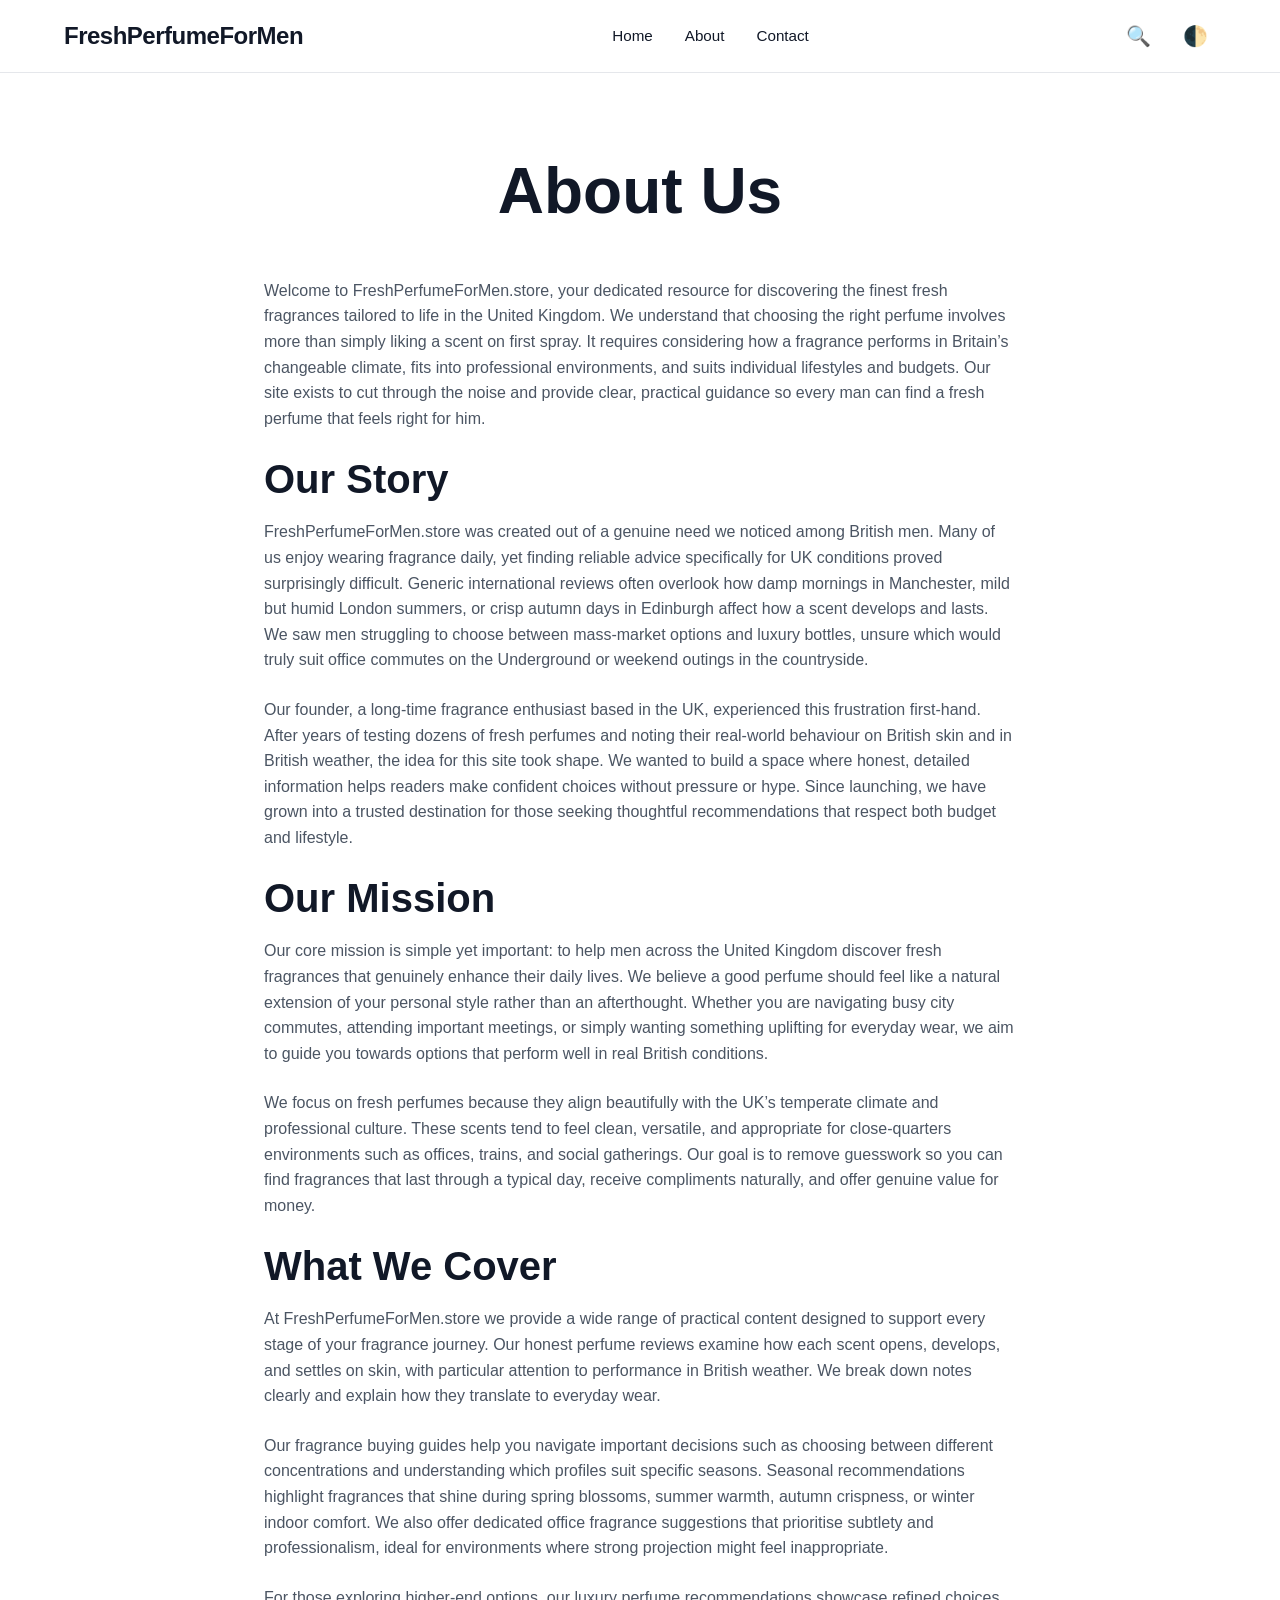
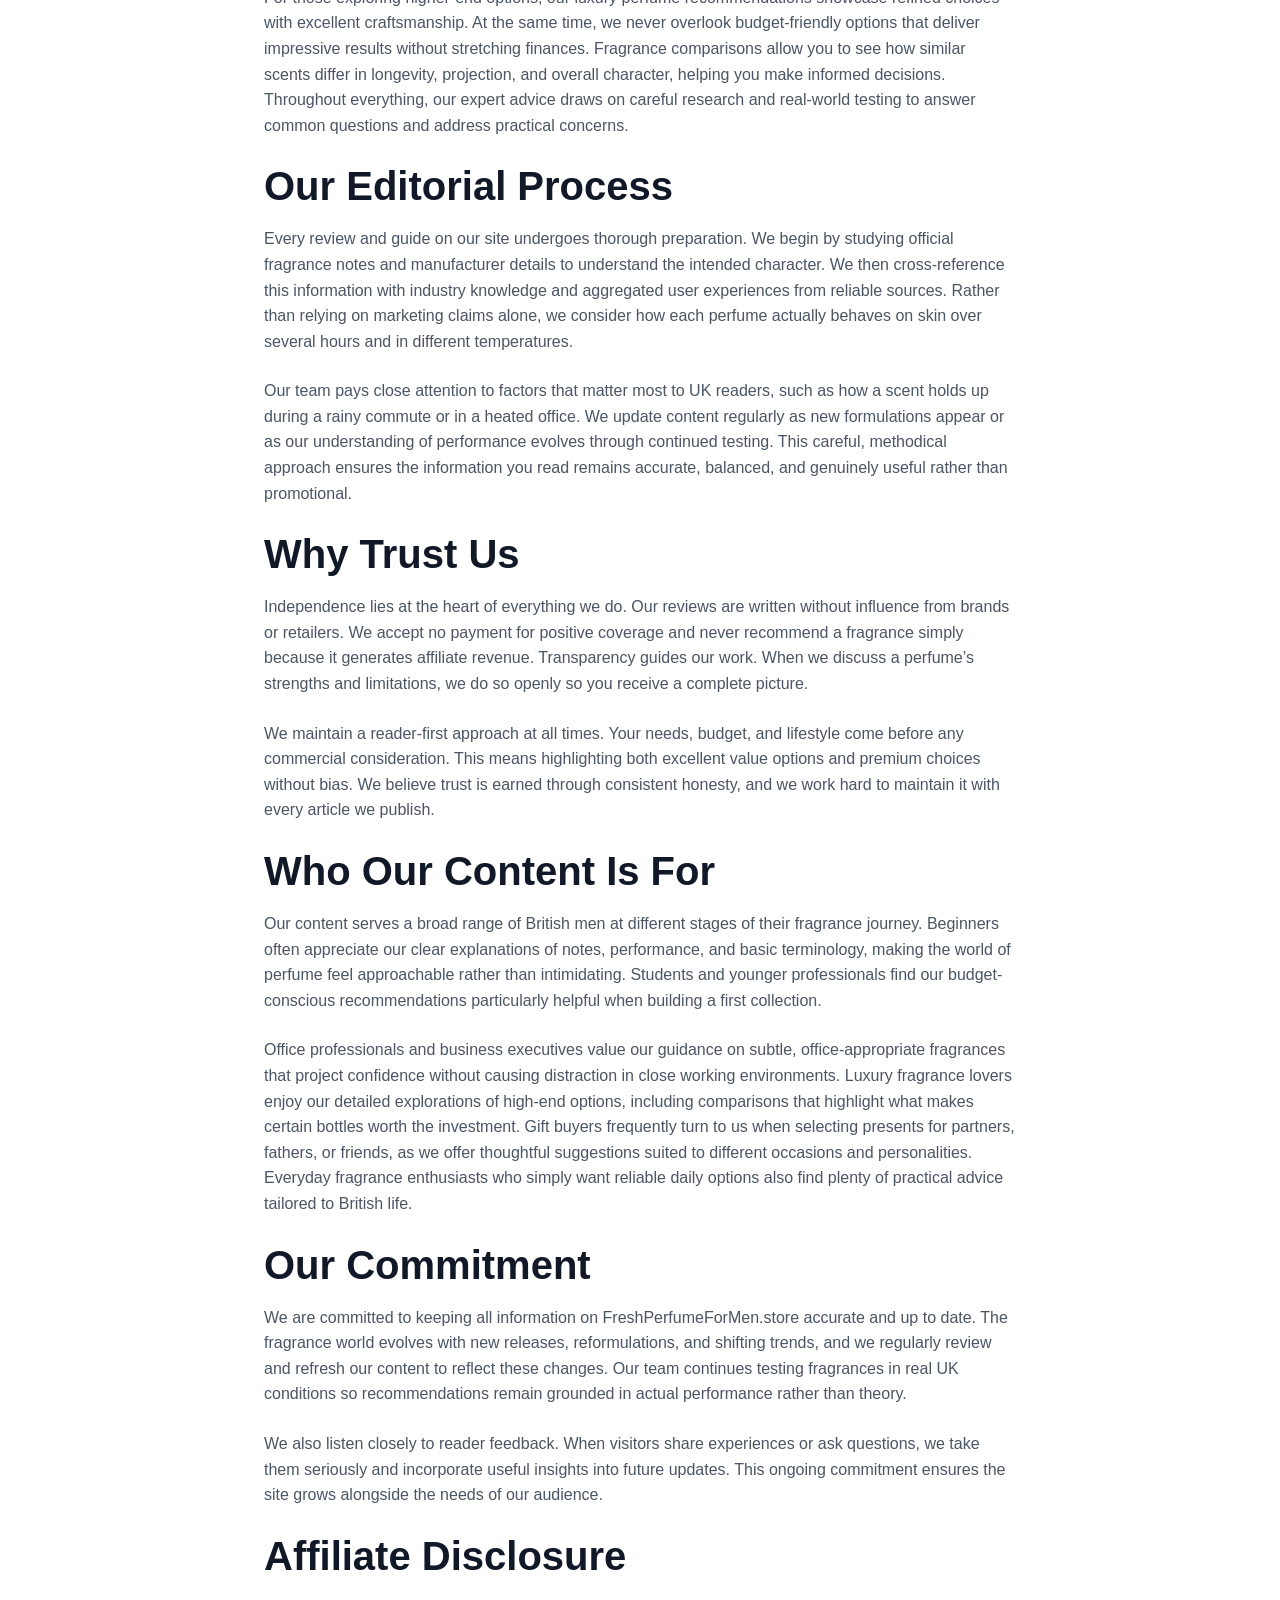
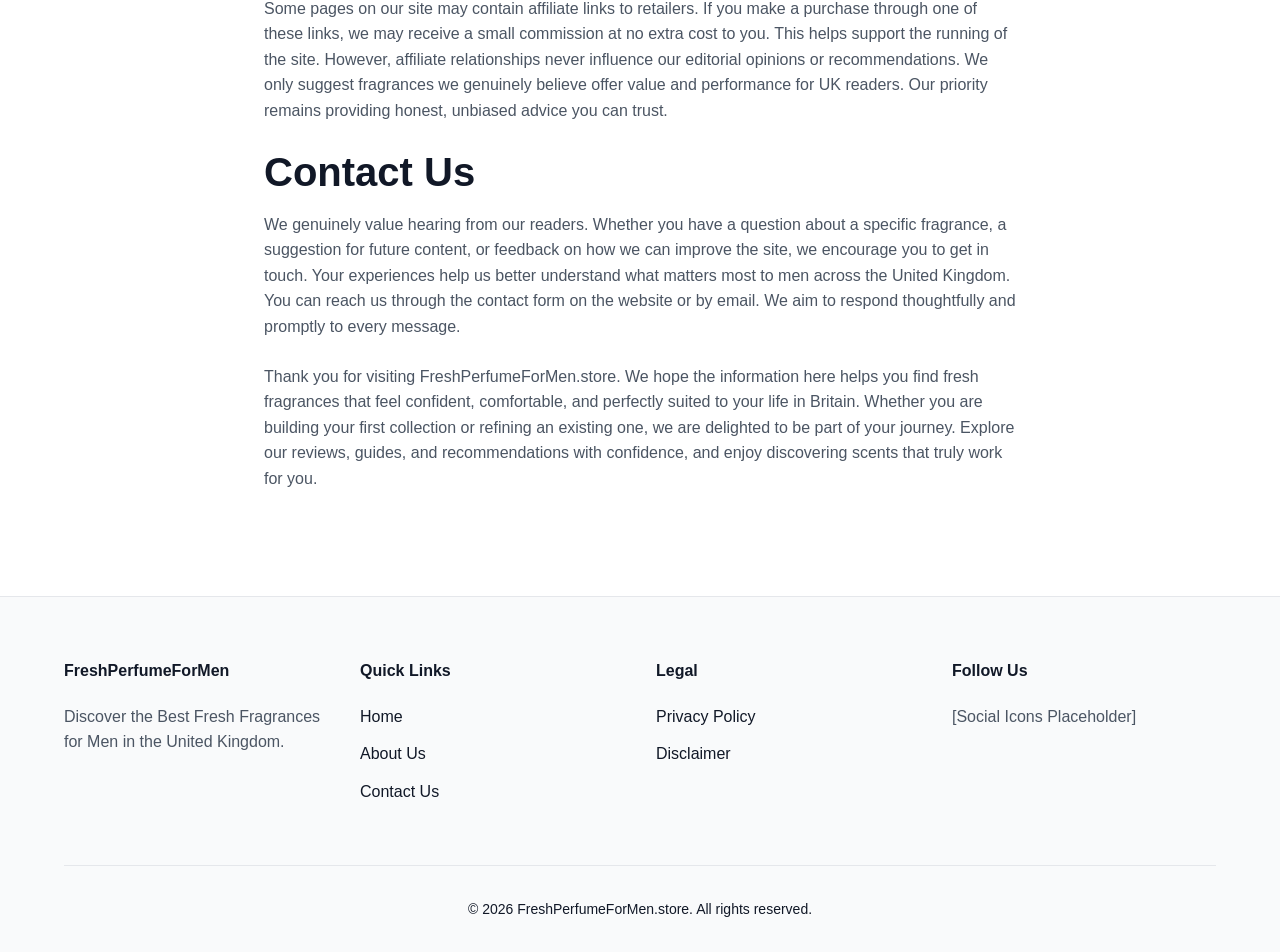
<file: about.html>
<!DOCTYPE html><html lang="en"><head><meta charset="UTF-8"><meta name="viewport" content="width=device-width, initial-scale=1.0"><title>About Us - FreshPerfumeForMen.store</title><meta name="description" content="Learn more about FreshPerfumeForMen.store and our mission to help you find the best fresh fragrances."><link rel="stylesheet" href="./style.css"></head><body><header class="site-header"><div class="progress-container"><div class="progress-bar" id="progress-bar"></div></div><div class="header-inner"><a href="index.html" class="logo">FreshPerfumeForMen</a><nav class="main-nav"><ul class="nav-list"><li><a href="index.html" class="nav-link">Home</a></li><li><a href="index.html" class="nav-link">About</a></li><li><a href="contact.html" class="nav-link">Contact</a></li></ul></nav><div class="header-actions"><button id="search-btn" class="icon-btn" aria-label="Search">🔍</button><button id="theme-toggle" class="icon-btn" aria-label="Toggle Dark Mode">🌓</button><button id="menu-toggle" class="menu-toggle" aria-label="Open Menu">☰</button></div></div></header><main><section class="section"><div class="container" style="max-width: 800px;"><h1 style="text-align: center;">About Us</h1><div class="page-content" style="margin-top: 3rem;"><p>Welcome to FreshPerfumeForMen.store, your dedicated resource for discovering the finest fresh fragrances tailored to life in the United Kingdom. We understand that choosing the right perfume involves more than simply liking a scent on first spray. It requires considering how a fragrance performs in Britain’s changeable climate, fits into professional environments, and suits individual lifestyles and budgets. Our site exists to cut through the noise and provide clear, practical guidance so every man can find a fresh perfume that feels right for him.</p><h2>Our Story</h2><p>FreshPerfumeForMen.store was created out of a genuine need we noticed among British men. Many of us enjoy wearing fragrance daily, yet finding reliable advice specifically for UK conditions proved surprisingly difficult. Generic international reviews often overlook how damp mornings in Manchester, mild but humid London summers, or crisp autumn days in Edinburgh affect how a scent develops and lasts. We saw men struggling to choose between mass-market options and luxury bottles, unsure which would truly suit office commutes on the Underground or weekend outings in the countryside.</p><p>Our founder, a long-time fragrance enthusiast based in the UK, experienced this frustration first-hand. After years of testing dozens of fresh perfumes and noting their real-world behaviour on British skin and in British weather, the idea for this site took shape. We wanted to build a space where honest, detailed information helps readers make confident choices without pressure or hype. Since launching, we have grown into a trusted destination for those seeking thoughtful recommendations that respect both budget and lifestyle.</p><h2>Our Mission</h2><p>Our core mission is simple yet important: to help men across the United Kingdom discover fresh fragrances that genuinely enhance their daily lives. We believe a good perfume should feel like a natural extension of your personal style rather than an afterthought. Whether you are navigating busy city commutes, attending important meetings, or simply wanting something uplifting for everyday wear, we aim to guide you towards options that perform well in real British conditions.</p><p>We focus on fresh perfumes because they align beautifully with the UK’s temperate climate and professional culture. These scents tend to feel clean, versatile, and appropriate for close-quarters environments such as offices, trains, and social gatherings. Our goal is to remove guesswork so you can find fragrances that last through a typical day, receive compliments naturally, and offer genuine value for money.</p><h2>What We Cover</h2><p>At FreshPerfumeForMen.store we provide a wide range of practical content designed to support every stage of your fragrance journey. Our honest perfume reviews examine how each scent opens, develops, and settles on skin, with particular attention to performance in British weather. We break down notes clearly and explain how they translate to everyday wear.</p><p>Our fragrance buying guides help you navigate important decisions such as choosing between different concentrations and understanding which profiles suit specific seasons. Seasonal recommendations highlight fragrances that shine during spring blossoms, summer warmth, autumn crispness, or winter indoor comfort. We also offer dedicated office fragrance suggestions that prioritise subtlety and professionalism, ideal for environments where strong projection might feel inappropriate.</p><p>For those exploring higher-end options, our luxury perfume recommendations showcase refined choices with excellent craftsmanship. At the same time, we never overlook budget-friendly options that deliver impressive results without stretching finances. Fragrance comparisons allow you to see how similar scents differ in longevity, projection, and overall character, helping you make informed decisions. Throughout everything, our expert advice draws on careful research and real-world testing to answer common questions and address practical concerns.</p><h2>Our Editorial Process</h2><p>Every review and guide on our site undergoes thorough preparation. We begin by studying official fragrance notes and manufacturer details to understand the intended character. We then cross-reference this information with industry knowledge and aggregated user experiences from reliable sources. Rather than relying on marketing claims alone, we consider how each perfume actually behaves on skin over several hours and in different temperatures.</p><p>Our team pays close attention to factors that matter most to UK readers, such as how a scent holds up during a rainy commute or in a heated office. We update content regularly as new formulations appear or as our understanding of performance evolves through continued testing. This careful, methodical approach ensures the information you read remains accurate, balanced, and genuinely useful rather than promotional.</p><h2>Why Trust Us</h2><p>Independence lies at the heart of everything we do. Our reviews are written without influence from brands or retailers. We accept no payment for positive coverage and never recommend a fragrance simply because it generates affiliate revenue. Transparency guides our work. When we discuss a perfume’s strengths and limitations, we do so openly so you receive a complete picture.</p><p>We maintain a reader-first approach at all times. Your needs, budget, and lifestyle come before any commercial consideration. This means highlighting both excellent value options and premium choices without bias. We believe trust is earned through consistent honesty, and we work hard to maintain it with every article we publish.</p><h2>Who Our Content Is For</h2><p>Our content serves a broad range of British men at different stages of their fragrance journey. Beginners often appreciate our clear explanations of notes, performance, and basic terminology, making the world of perfume feel approachable rather than intimidating. Students and younger professionals find our budget-conscious recommendations particularly helpful when building a first collection.</p><p>Office professionals and business executives value our guidance on subtle, office-appropriate fragrances that project confidence without causing distraction in close working environments. Luxury fragrance lovers enjoy our detailed explorations of high-end options, including comparisons that highlight what makes certain bottles worth the investment. Gift buyers frequently turn to us when selecting presents for partners, fathers, or friends, as we offer thoughtful suggestions suited to different occasions and personalities. Everyday fragrance enthusiasts who simply want reliable daily options also find plenty of practical advice tailored to British life.</p><h2>Our Commitment</h2><p>We are committed to keeping all information on FreshPerfumeForMen.store accurate and up to date. The fragrance world evolves with new releases, reformulations, and shifting trends, and we regularly review and refresh our content to reflect these changes. Our team continues testing fragrances in real UK conditions so recommendations remain grounded in actual performance rather than theory.</p><p>We also listen closely to reader feedback. When visitors share experiences or ask questions, we take them seriously and incorporate useful insights into future updates. This ongoing commitment ensures the site grows alongside the needs of our audience.</p><h2>Affiliate Disclosure</h2><p>Some pages on our site may contain affiliate links to retailers. If you make a purchase through one of these links, we may receive a small commission at no extra cost to you. This helps support the running of the site. However, affiliate relationships never influence our editorial opinions or recommendations. We only suggest fragrances we genuinely believe offer value and performance for UK readers. Our priority remains providing honest, unbiased advice you can trust.</p><h2>Contact Us</h2><p>We genuinely value hearing from our readers. Whether you have a question about a specific fragrance, a suggestion for future content, or feedback on how we can improve the site, we encourage you to get in touch. Your experiences help us better understand what matters most to men across the United Kingdom. You can reach us through the contact form on the website or by email. We aim to respond thoughtfully and promptly to every message.</p><p>Thank you for visiting FreshPerfumeForMen.store. We hope the information here helps you find fresh fragrances that feel confident, comfortable, and perfectly suited to your life in Britain. Whether you are building your first collection or refining an existing one, we are delighted to be part of your journey. Explore our reviews, guides, and recommendations with confidence, and enjoy discovering scents that truly work for you.</p></div></div></section></main><footer class="site-footer"><div class="container"><div class="footer-grid"><div class="footer-col"><h4>FreshPerfumeForMen</h4><p>Discover the Best Fresh Fragrances for Men in the United Kingdom.</p></div><div class="footer-col"><h4>Quick Links</h4><ul class="footer-links"><li><a href="index.html">Home</a></li><li><a href="index.html">About Us</a></li><li><a href="contact.html">Contact Us</a></li></ul></div><div class="footer-col"><h4>Legal</h4><ul class="footer-links"><li><a href="privacy-policy.html">Privacy Policy</a></li><li><a href="disclaimer.html">Disclaimer</a></li></ul></div><div class="footer-col"><h4>Follow Us</h4><p>[Social Icons Placeholder]</p></div></div><div class="footer-bottom"> &copy; <script>document.write(new Date().getFullYear())</script> FreshPerfumeForMen.store. All rights reserved. </div></div></footer><script src="./main.js" defer></script></body></html>
</file>
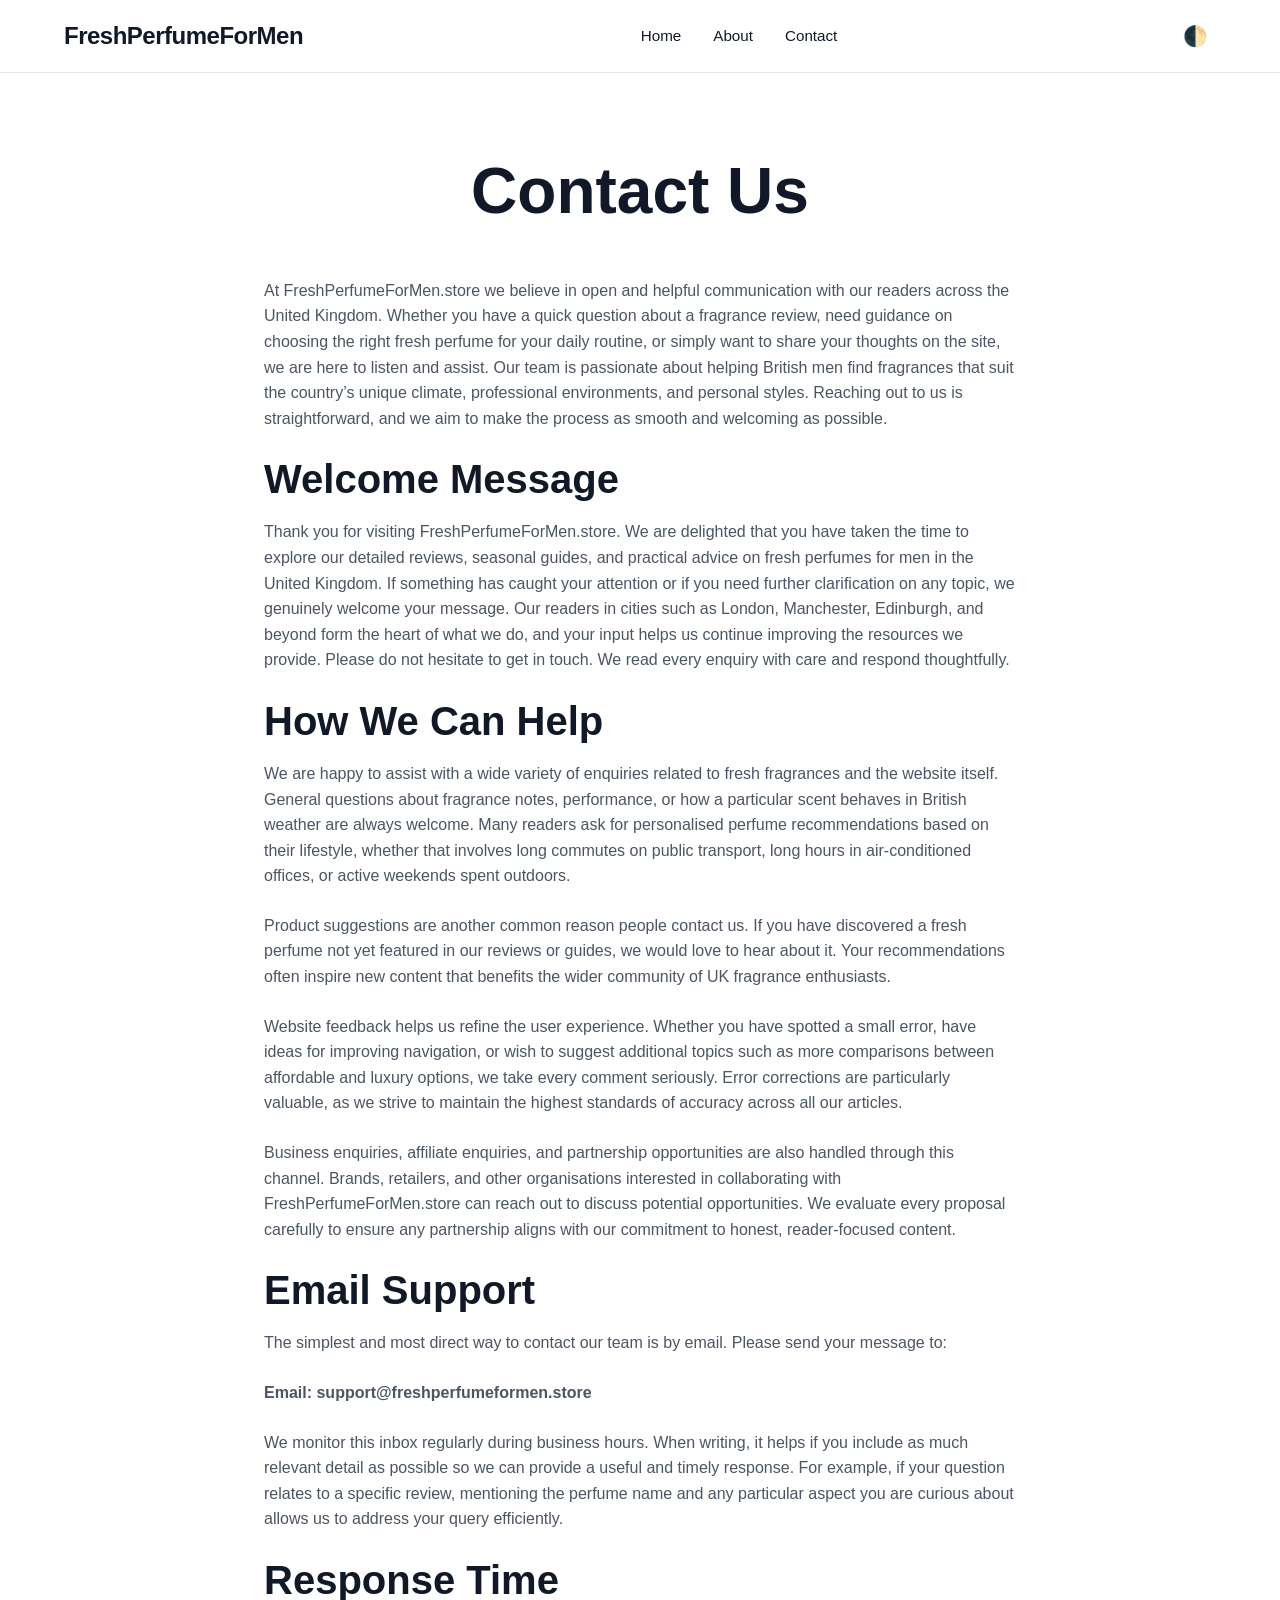
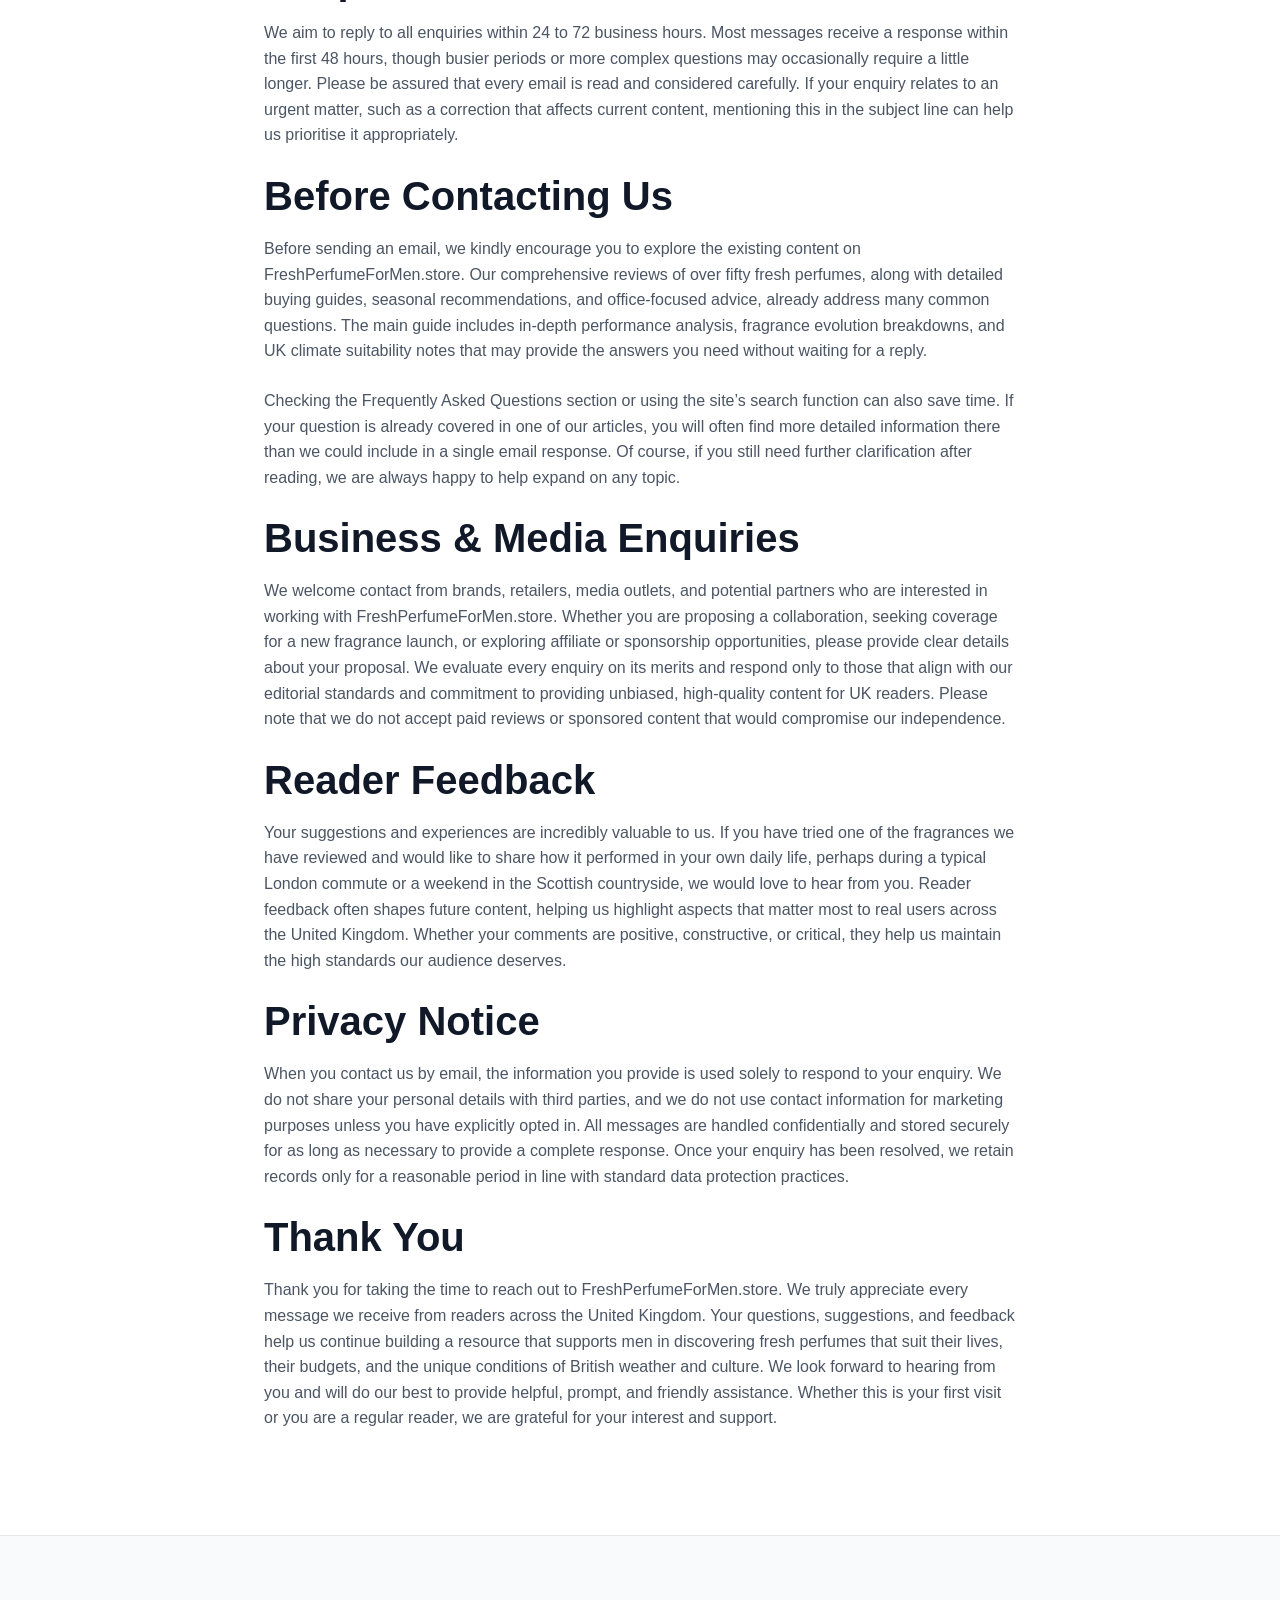
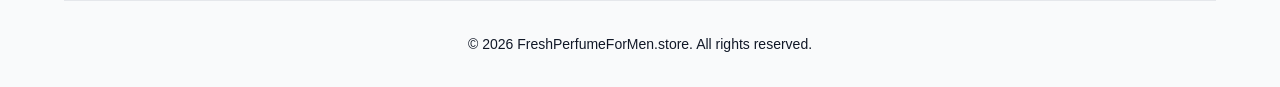
<file: contact.html>
<!DOCTYPE html><html lang="en"><head><meta charset="UTF-8"><meta name="viewport" content="width=device-width, initial-scale=1.0"><title>Contact Us - FreshPerfumeForMen.store</title><meta name="description" content="Get in touch with FreshPerfumeForMen.store."><link rel="stylesheet" href="./style.css"></head><body><header class="site-header"><div class="progress-container"><div class="progress-bar" id="progress-bar"></div></div><div class="header-inner"><a href="index.html" class="logo">FreshPerfumeForMen</a><nav class="main-nav"><ul class="nav-list"><li><a href="index.html" class="nav-link">Home</a></li><li><a href="about.html" class="nav-link">About</a></li><li><a href="index.html" class="nav-link">Contact</a></li></ul></nav><div class="header-actions"><button id="theme-toggle" class="icon-btn">🌓</button></div></div></header><main><section class="section"><div class="container" style="max-width: 800px;"><h1 style="text-align: center;">Contact Us</h1><div class="page-content" style="margin-top: 3rem;"><p>At FreshPerfumeForMen.store we believe in open and helpful communication with our readers across the United Kingdom. Whether you have a quick question about a fragrance review, need guidance on choosing the right fresh perfume for your daily routine, or simply want to share your thoughts on the site, we are here to listen and assist. Our team is passionate about helping British men find fragrances that suit the country’s unique climate, professional environments, and personal styles. Reaching out to us is straightforward, and we aim to make the process as smooth and welcoming as possible.</p><h2>Welcome Message</h2><p>Thank you for visiting FreshPerfumeForMen.store. We are delighted that you have taken the time to explore our detailed reviews, seasonal guides, and practical advice on fresh perfumes for men in the United Kingdom. If something has caught your attention or if you need further clarification on any topic, we genuinely welcome your message. Our readers in cities such as London, Manchester, Edinburgh, and beyond form the heart of what we do, and your input helps us continue improving the resources we provide. Please do not hesitate to get in touch. We read every enquiry with care and respond thoughtfully.</p><h2>How We Can Help</h2><p>We are happy to assist with a wide variety of enquiries related to fresh fragrances and the website itself. General questions about fragrance notes, performance, or how a particular scent behaves in British weather are always welcome. Many readers ask for personalised perfume recommendations based on their lifestyle, whether that involves long commutes on public transport, long hours in air-conditioned offices, or active weekends spent outdoors.</p><p>Product suggestions are another common reason people contact us. If you have discovered a fresh perfume not yet featured in our reviews or guides, we would love to hear about it. Your recommendations often inspire new content that benefits the wider community of UK fragrance enthusiasts.</p><p>Website feedback helps us refine the user experience. Whether you have spotted a small error, have ideas for improving navigation, or wish to suggest additional topics such as more comparisons between affordable and luxury options, we take every comment seriously. Error corrections are particularly valuable, as we strive to maintain the highest standards of accuracy across all our articles.</p><p>Business enquiries, affiliate enquiries, and partnership opportunities are also handled through this channel. Brands, retailers, and other organisations interested in collaborating with FreshPerfumeForMen.store can reach out to discuss potential opportunities. We evaluate every proposal carefully to ensure any partnership aligns with our commitment to honest, reader-focused content.</p><h2>Email Support</h2><p>The simplest and most direct way to contact our team is by email. Please send your message to:</p><p><strong>Email: <a href="mailto:support@freshperfumeformen.store">support@freshperfumeformen.store</a></strong></p><p>We monitor this inbox regularly during business hours. When writing, it helps if you include as much relevant detail as possible so we can provide a useful and timely response. For example, if your question relates to a specific review, mentioning the perfume name and any particular aspect you are curious about allows us to address your query efficiently.</p><h2>Response Time</h2><p>We aim to reply to all enquiries within 24 to 72 business hours. Most messages receive a response within the first 48 hours, though busier periods or more complex questions may occasionally require a little longer. Please be assured that every email is read and considered carefully. If your enquiry relates to an urgent matter, such as a correction that affects current content, mentioning this in the subject line can help us prioritise it appropriately.</p><h2>Before Contacting Us</h2><p>Before sending an email, we kindly encourage you to explore the existing content on FreshPerfumeForMen.store. Our comprehensive reviews of over fifty fresh perfumes, along with detailed buying guides, seasonal recommendations, and office-focused advice, already address many common questions. The main guide includes in-depth performance analysis, fragrance evolution breakdowns, and UK climate suitability notes that may provide the answers you need without waiting for a reply.</p><p>Checking the Frequently Asked Questions section or using the site’s search function can also save time. If your question is already covered in one of our articles, you will often find more detailed information there than we could include in a single email response. Of course, if you still need further clarification after reading, we are always happy to help expand on any topic.</p><h2>Business & Media Enquiries</h2><p>We welcome contact from brands, retailers, media outlets, and potential partners who are interested in working with FreshPerfumeForMen.store. Whether you are proposing a collaboration, seeking coverage for a new fragrance launch, or exploring affiliate or sponsorship opportunities, please provide clear details about your proposal. We evaluate every enquiry on its merits and respond only to those that align with our editorial standards and commitment to providing unbiased, high-quality content for UK readers. Please note that we do not accept paid reviews or sponsored content that would compromise our independence.</p><h2>Reader Feedback</h2><p>Your suggestions and experiences are incredibly valuable to us. If you have tried one of the fragrances we have reviewed and would like to share how it performed in your own daily life, perhaps during a typical London commute or a weekend in the Scottish countryside, we would love to hear from you. Reader feedback often shapes future content, helping us highlight aspects that matter most to real users across the United Kingdom. Whether your comments are positive, constructive, or critical, they help us maintain the high standards our audience deserves.</p><h2>Privacy Notice</h2><p>When you contact us by email, the information you provide is used solely to respond to your enquiry. We do not share your personal details with third parties, and we do not use contact information for marketing purposes unless you have explicitly opted in. All messages are handled confidentially and stored securely for as long as necessary to provide a complete response. Once your enquiry has been resolved, we retain records only for a reasonable period in line with standard data protection practices.</p><h2>Thank You</h2><p>Thank you for taking the time to reach out to FreshPerfumeForMen.store. We truly appreciate every message we receive from readers across the United Kingdom. Your questions, suggestions, and feedback help us continue building a resource that supports men in discovering fresh perfumes that suit their lives, their budgets, and the unique conditions of British weather and culture. We look forward to hearing from you and will do our best to provide helpful, prompt, and friendly assistance. Whether this is your first visit or you are a regular reader, we are grateful for your interest and support.</p></div></div></section></main><footer class="site-footer"><div class="container"><div class="footer-bottom"> &copy; <script>document.write(new Date().getFullYear())</script> FreshPerfumeForMen.store. All rights reserved. </div></div></footer><script src="./main.js" defer></script></body></html>
</file>
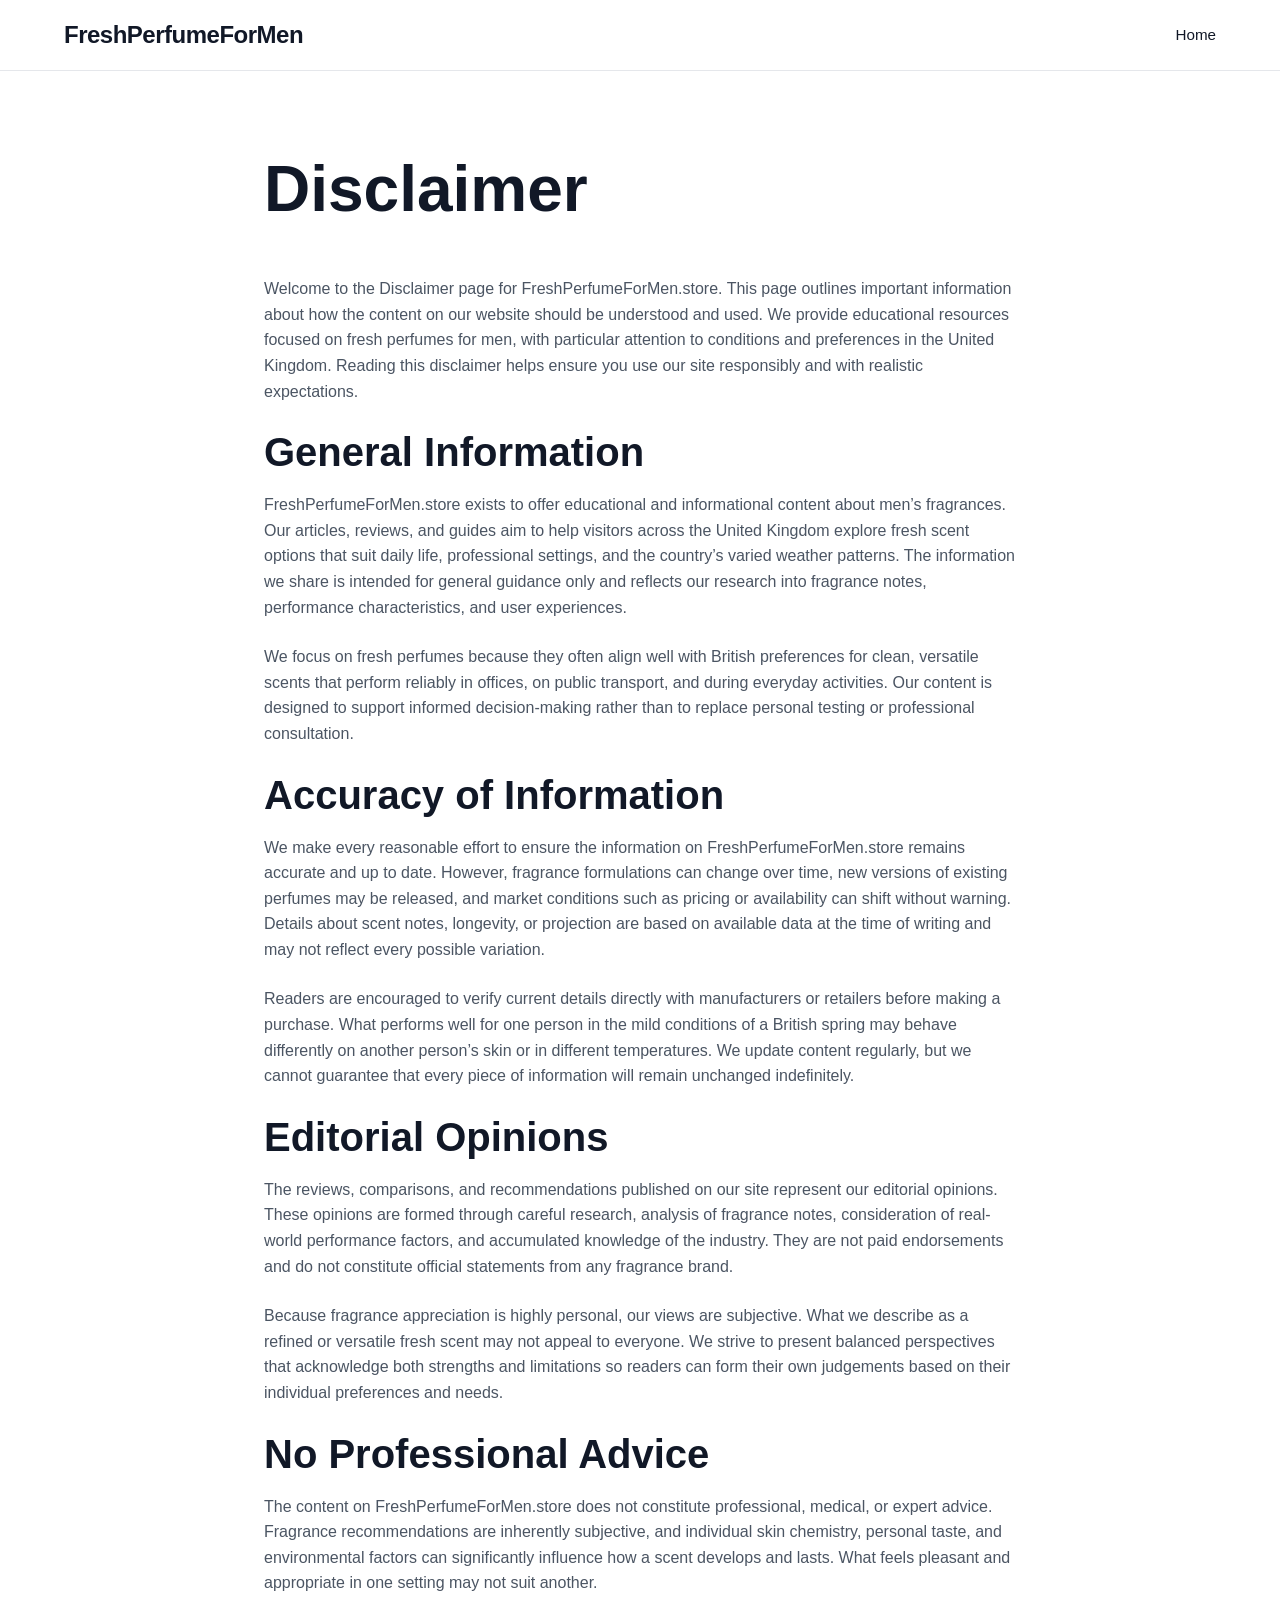
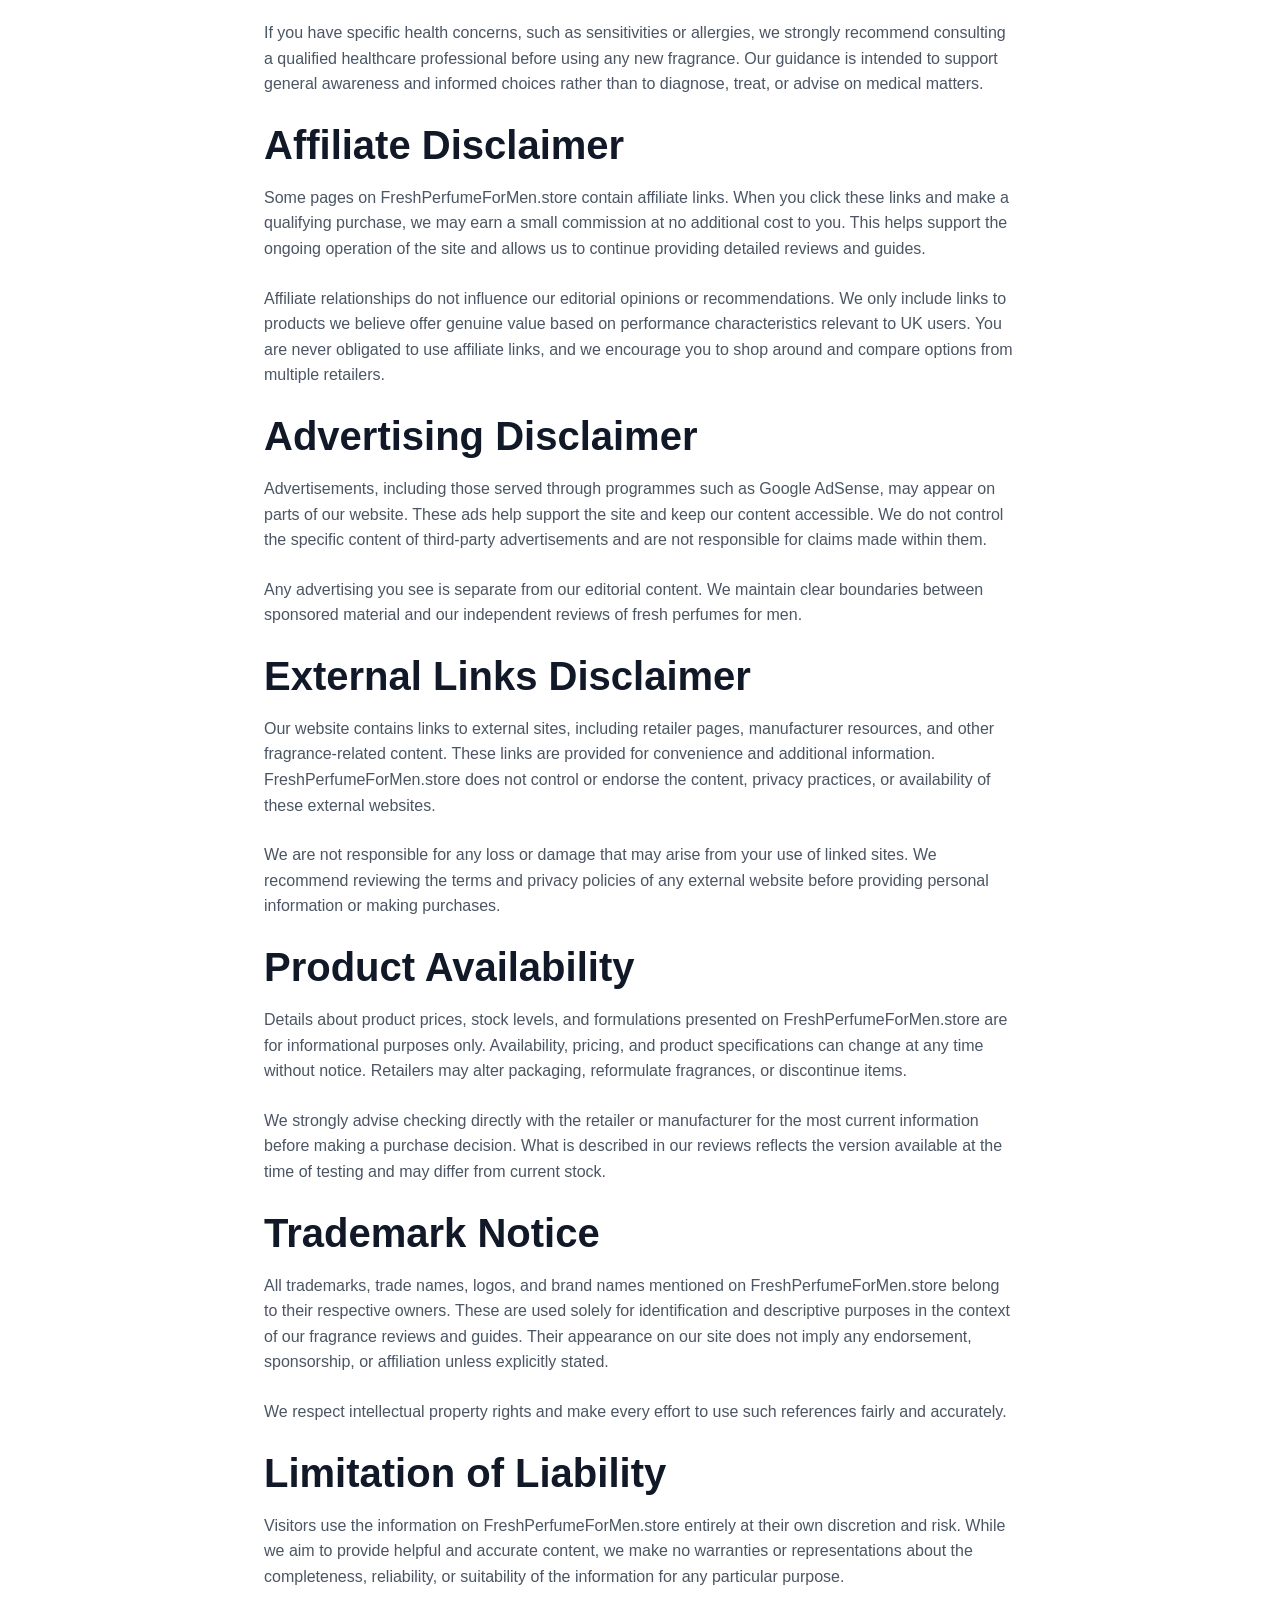
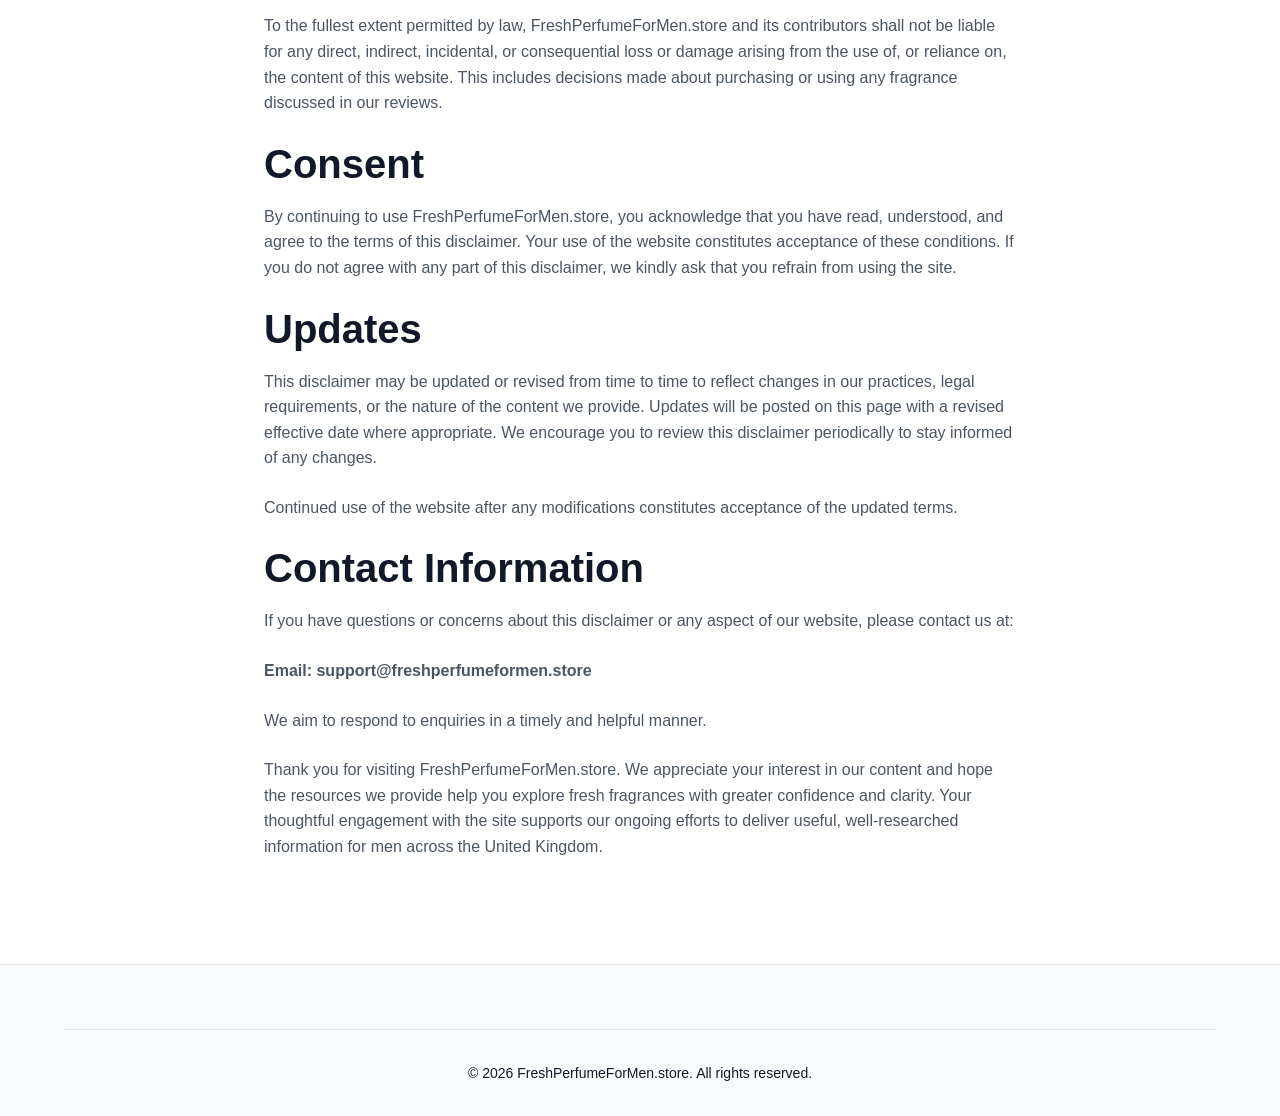
<file: disclaimer.html>
<!DOCTYPE html><html lang="en"><head><meta charset="UTF-8"><meta name="viewport" content="width=device-width, initial-scale=1.0"><title>Disclaimer - FreshPerfumeForMen.store</title><link rel="stylesheet" href="./style.css"></head><body><header class="site-header"><div class="header-inner"><a href="index.html" class="logo">FreshPerfumeForMen</a><nav class="main-nav"><ul class="nav-list"><li><a href="index.html" class="nav-link">Home</a></li></ul></nav></div></header><main><section class="section"><div class="container" style="max-width: 800px;"><h1>Disclaimer</h1><div class="page-content" style="margin-top: 3rem;"><p>Welcome to the Disclaimer page for FreshPerfumeForMen.store. This page outlines important information about how the content on our website should be understood and used. We provide educational resources focused on fresh perfumes for men, with particular attention to conditions and preferences in the United Kingdom. Reading this disclaimer helps ensure you use our site responsibly and with realistic expectations.</p><h2>General Information</h2><p>FreshPerfumeForMen.store exists to offer educational and informational content about men’s fragrances. Our articles, reviews, and guides aim to help visitors across the United Kingdom explore fresh scent options that suit daily life, professional settings, and the country’s varied weather patterns. The information we share is intended for general guidance only and reflects our research into fragrance notes, performance characteristics, and user experiences.</p><p>We focus on fresh perfumes because they often align well with British preferences for clean, versatile scents that perform reliably in offices, on public transport, and during everyday activities. Our content is designed to support informed decision-making rather than to replace personal testing or professional consultation.</p><h2>Accuracy of Information</h2><p>We make every reasonable effort to ensure the information on FreshPerfumeForMen.store remains accurate and up to date. However, fragrance formulations can change over time, new versions of existing perfumes may be released, and market conditions such as pricing or availability can shift without warning. Details about scent notes, longevity, or projection are based on available data at the time of writing and may not reflect every possible variation.</p><p>Readers are encouraged to verify current details directly with manufacturers or retailers before making a purchase. What performs well for one person in the mild conditions of a British spring may behave differently on another person’s skin or in different temperatures. We update content regularly, but we cannot guarantee that every piece of information will remain unchanged indefinitely.</p><h2>Editorial Opinions</h2><p>The reviews, comparisons, and recommendations published on our site represent our editorial opinions. These opinions are formed through careful research, analysis of fragrance notes, consideration of real-world performance factors, and accumulated knowledge of the industry. They are not paid endorsements and do not constitute official statements from any fragrance brand.</p><p>Because fragrance appreciation is highly personal, our views are subjective. What we describe as a refined or versatile fresh scent may not appeal to everyone. We strive to present balanced perspectives that acknowledge both strengths and limitations so readers can form their own judgements based on their individual preferences and needs.</p><h2>No Professional Advice</h2><p>The content on FreshPerfumeForMen.store does not constitute professional, medical, or expert advice. Fragrance recommendations are inherently subjective, and individual skin chemistry, personal taste, and environmental factors can significantly influence how a scent develops and lasts. What feels pleasant and appropriate in one setting may not suit another.</p><p>If you have specific health concerns, such as sensitivities or allergies, we strongly recommend consulting a qualified healthcare professional before using any new fragrance. Our guidance is intended to support general awareness and informed choices rather than to diagnose, treat, or advise on medical matters.</p><h2>Affiliate Disclaimer</h2><p>Some pages on FreshPerfumeForMen.store contain affiliate links. When you click these links and make a qualifying purchase, we may earn a small commission at no additional cost to you. This helps support the ongoing operation of the site and allows us to continue providing detailed reviews and guides.</p><p>Affiliate relationships do not influence our editorial opinions or recommendations. We only include links to products we believe offer genuine value based on performance characteristics relevant to UK users. You are never obligated to use affiliate links, and we encourage you to shop around and compare options from multiple retailers.</p><h2>Advertising Disclaimer</h2><p>Advertisements, including those served through programmes such as Google AdSense, may appear on parts of our website. These ads help support the site and keep our content accessible. We do not control the specific content of third-party advertisements and are not responsible for claims made within them.</p><p>Any advertising you see is separate from our editorial content. We maintain clear boundaries between sponsored material and our independent reviews of fresh perfumes for men.</p><h2>External Links Disclaimer</h2><p>Our website contains links to external sites, including retailer pages, manufacturer resources, and other fragrance-related content. These links are provided for convenience and additional information. FreshPerfumeForMen.store does not control or endorse the content, privacy practices, or availability of these external websites.</p><p>We are not responsible for any loss or damage that may arise from your use of linked sites. We recommend reviewing the terms and privacy policies of any external website before providing personal information or making purchases.</p><h2>Product Availability</h2><p>Details about product prices, stock levels, and formulations presented on FreshPerfumeForMen.store are for informational purposes only. Availability, pricing, and product specifications can change at any time without notice. Retailers may alter packaging, reformulate fragrances, or discontinue items.</p><p>We strongly advise checking directly with the retailer or manufacturer for the most current information before making a purchase decision. What is described in our reviews reflects the version available at the time of testing and may differ from current stock.</p><h2>Trademark Notice</h2><p>All trademarks, trade names, logos, and brand names mentioned on FreshPerfumeForMen.store belong to their respective owners. These are used solely for identification and descriptive purposes in the context of our fragrance reviews and guides. Their appearance on our site does not imply any endorsement, sponsorship, or affiliation unless explicitly stated.</p><p>We respect intellectual property rights and make every effort to use such references fairly and accurately.</p><h2>Limitation of Liability</h2><p>Visitors use the information on FreshPerfumeForMen.store entirely at their own discretion and risk. While we aim to provide helpful and accurate content, we make no warranties or representations about the completeness, reliability, or suitability of the information for any particular purpose.</p><p>To the fullest extent permitted by law, FreshPerfumeForMen.store and its contributors shall not be liable for any direct, indirect, incidental, or consequential loss or damage arising from the use of, or reliance on, the content of this website. This includes decisions made about purchasing or using any fragrance discussed in our reviews.</p><h2>Consent</h2><p>By continuing to use FreshPerfumeForMen.store, you acknowledge that you have read, understood, and agree to the terms of this disclaimer. Your use of the website constitutes acceptance of these conditions. If you do not agree with any part of this disclaimer, we kindly ask that you refrain from using the site.</p><h2>Updates</h2><p>This disclaimer may be updated or revised from time to time to reflect changes in our practices, legal requirements, or the nature of the content we provide. Updates will be posted on this page with a revised effective date where appropriate. We encourage you to review this disclaimer periodically to stay informed of any changes.</p><p>Continued use of the website after any modifications constitutes acceptance of the updated terms.</p><h2>Contact Information</h2><p>If you have questions or concerns about this disclaimer or any aspect of our website, please contact us at:</p><p><strong>Email: <a href="mailto:support@freshperfumeformen.store">support@freshperfumeformen.store</a></strong></p><p>We aim to respond to enquiries in a timely and helpful manner.</p><p>Thank you for visiting FreshPerfumeForMen.store. We appreciate your interest in our content and hope the resources we provide help you explore fresh fragrances with greater confidence and clarity. Your thoughtful engagement with the site supports our ongoing efforts to deliver useful, well-researched information for men across the United Kingdom.</p></div></div></section></main><footer class="site-footer"><div class="container"><div class="footer-bottom"> &copy; <script>document.write(new Date().getFullYear())</script> FreshPerfumeForMen.store. All rights reserved. </div></div></footer><script src="./main.js" defer></script></body></html>
</file>
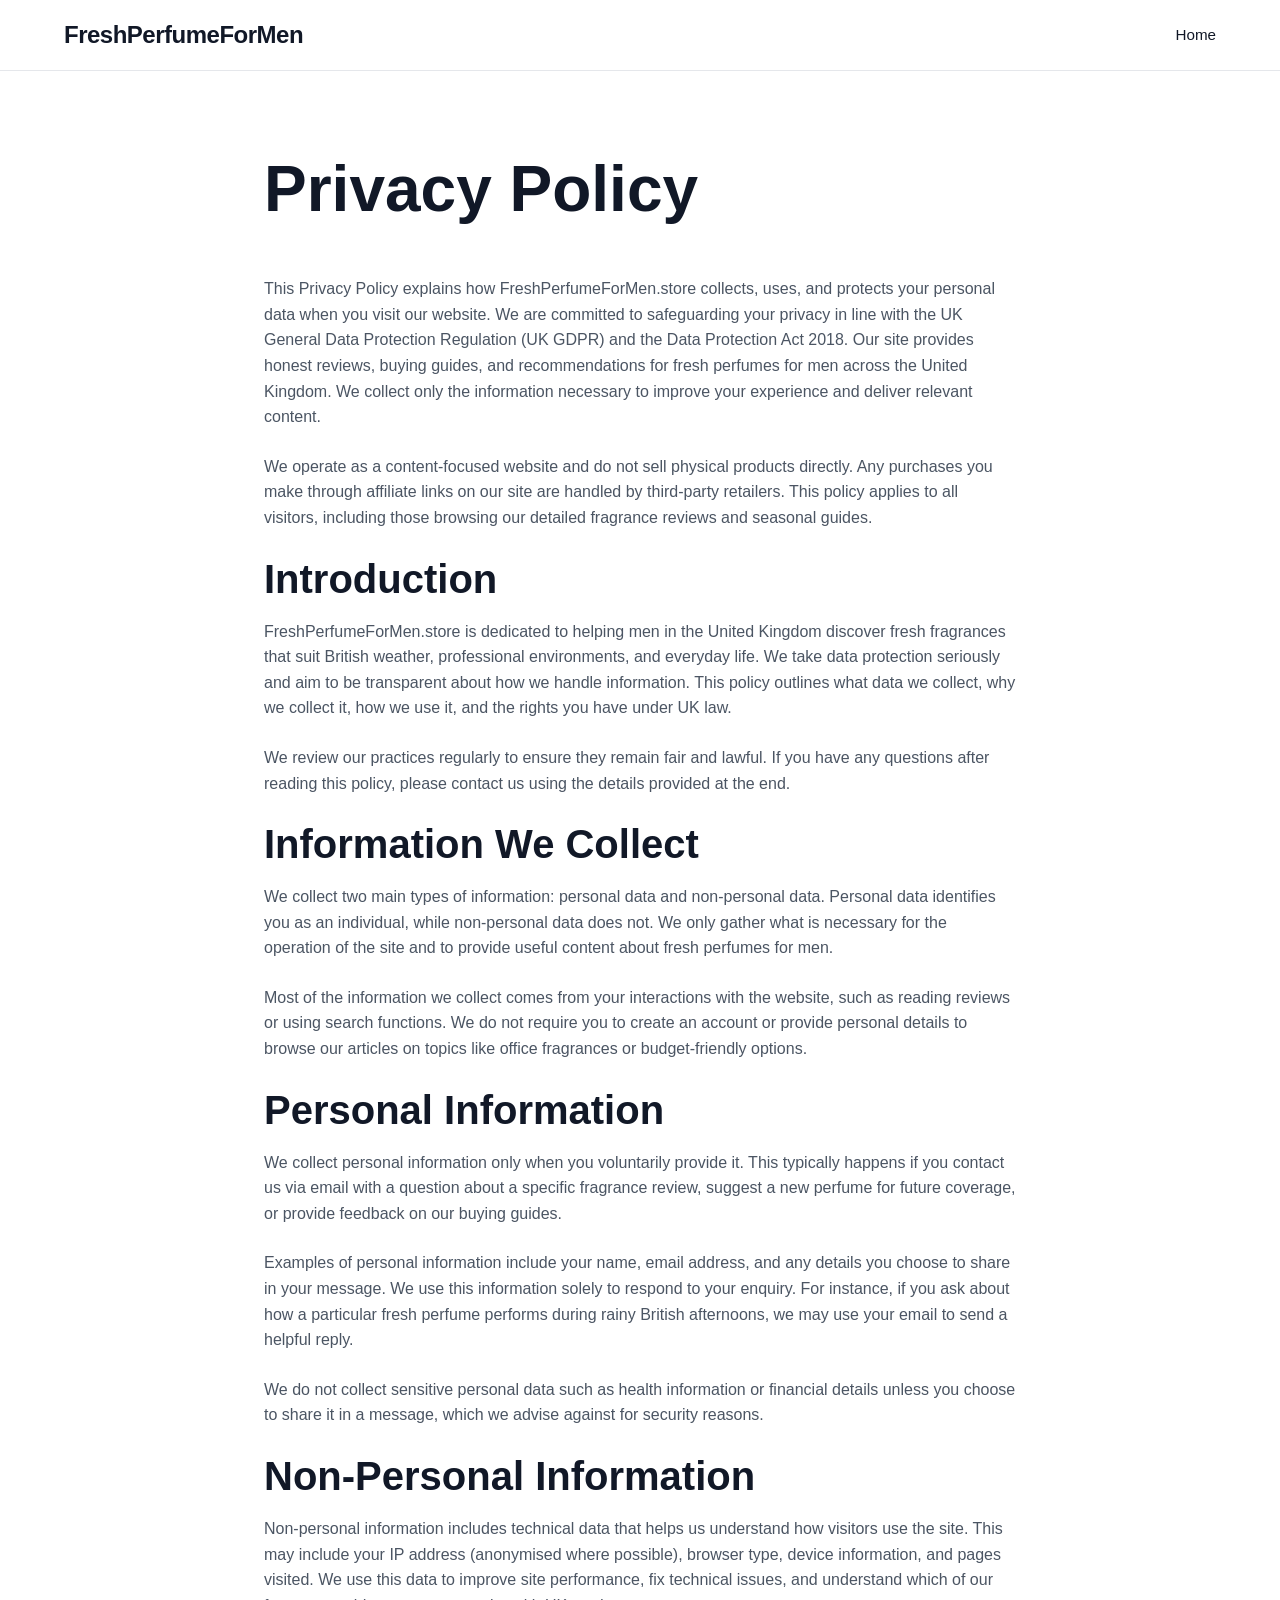
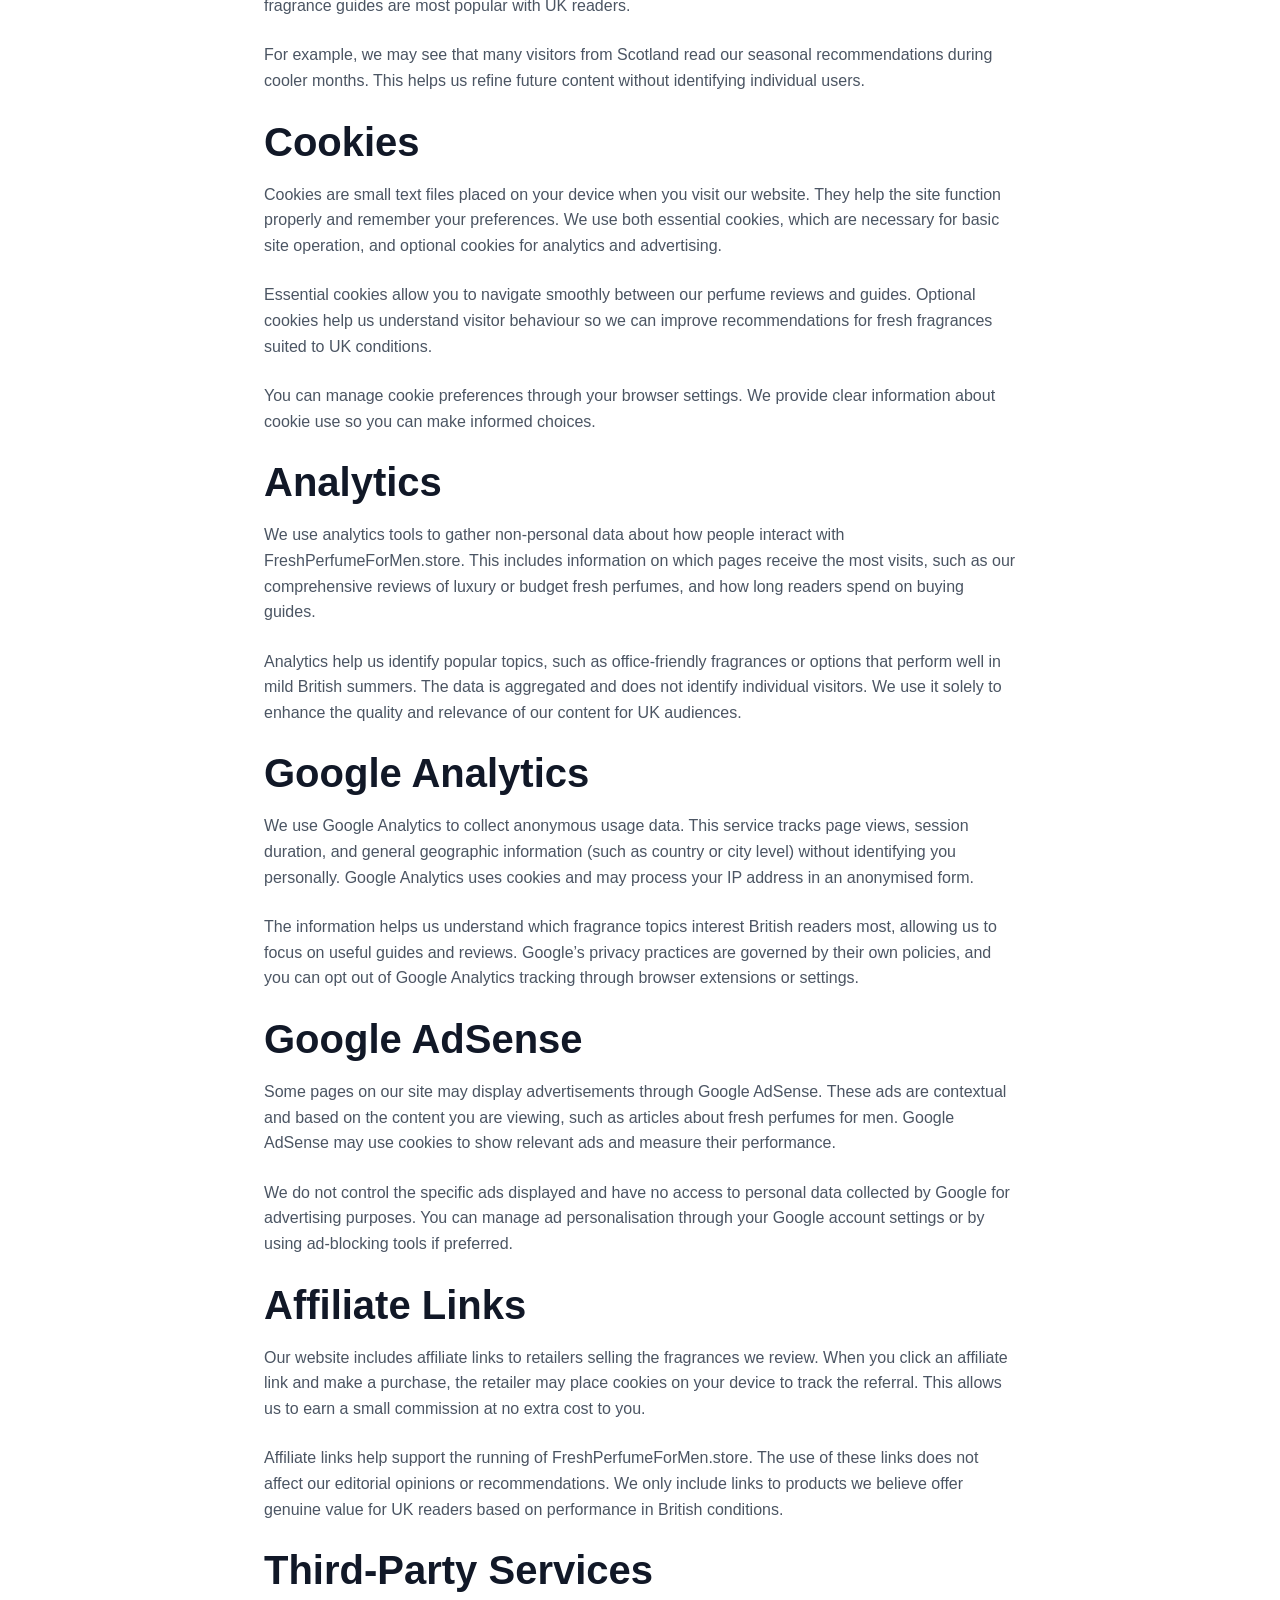
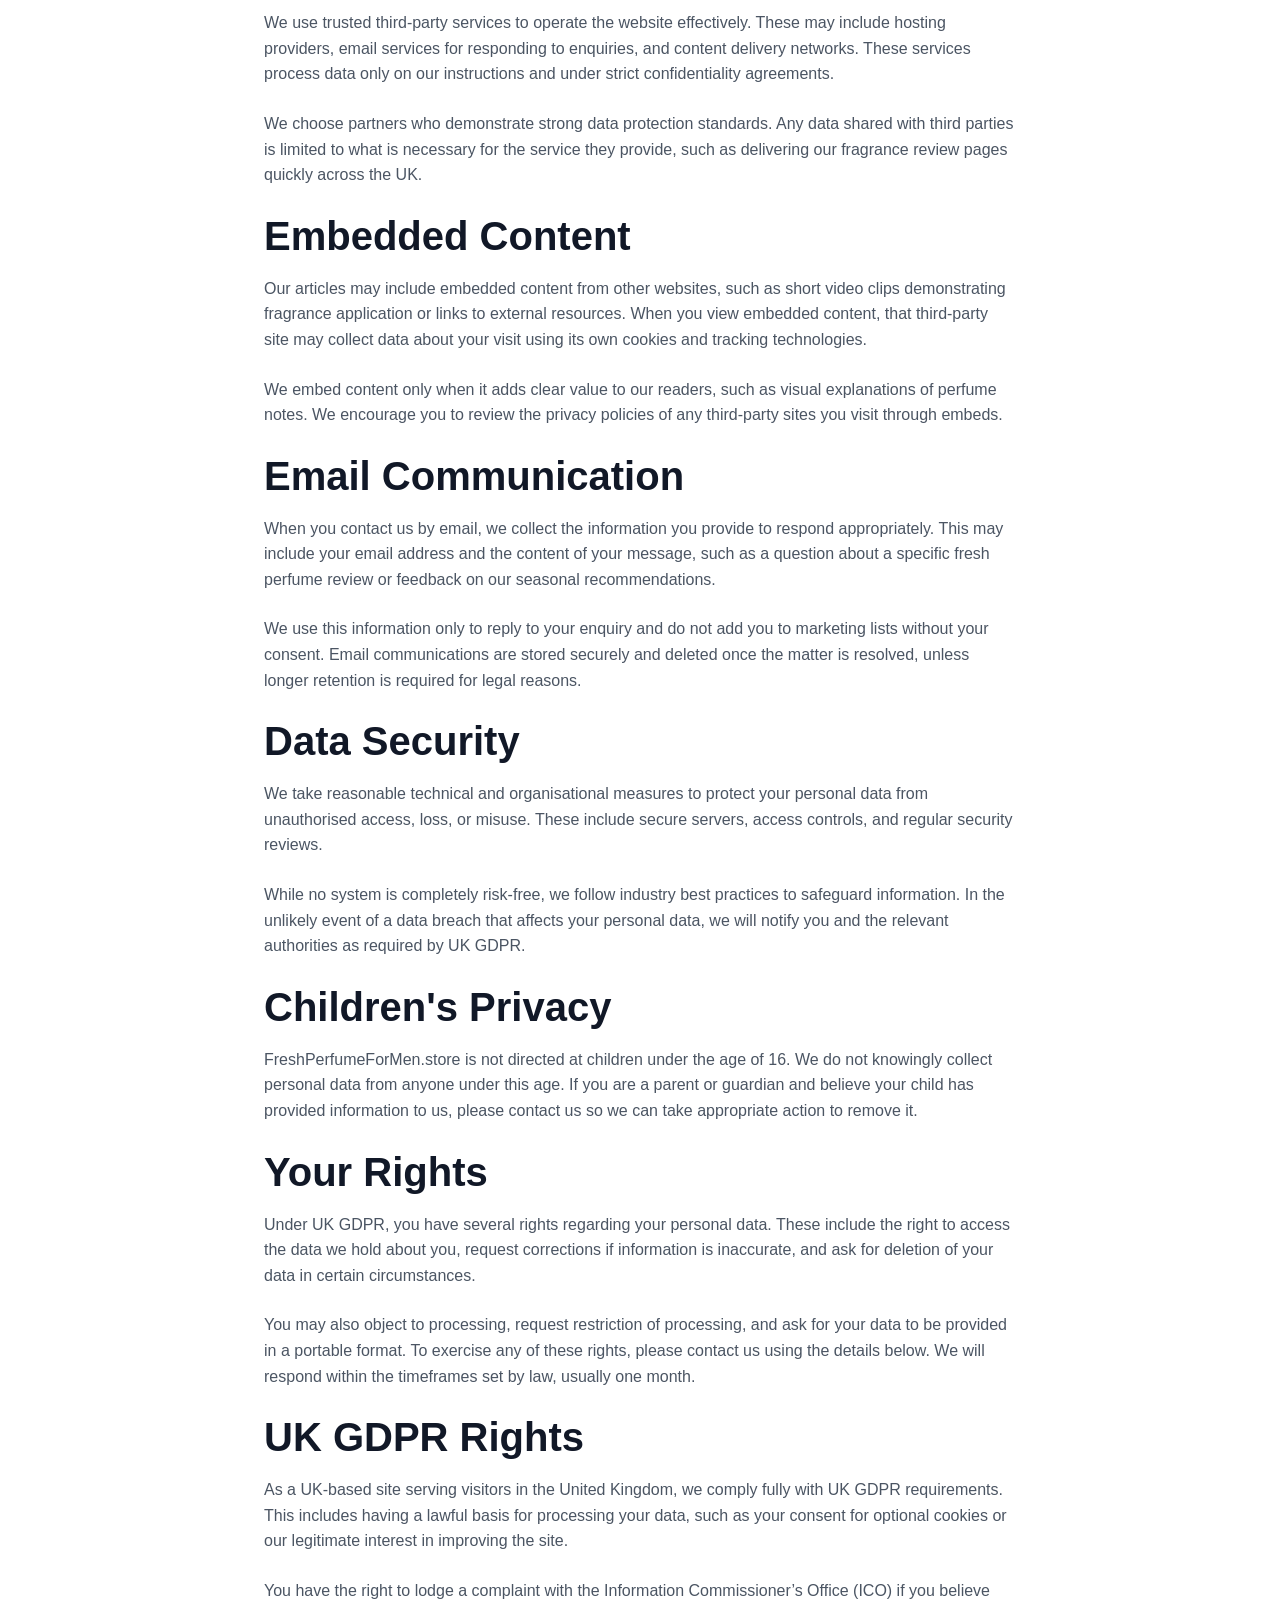
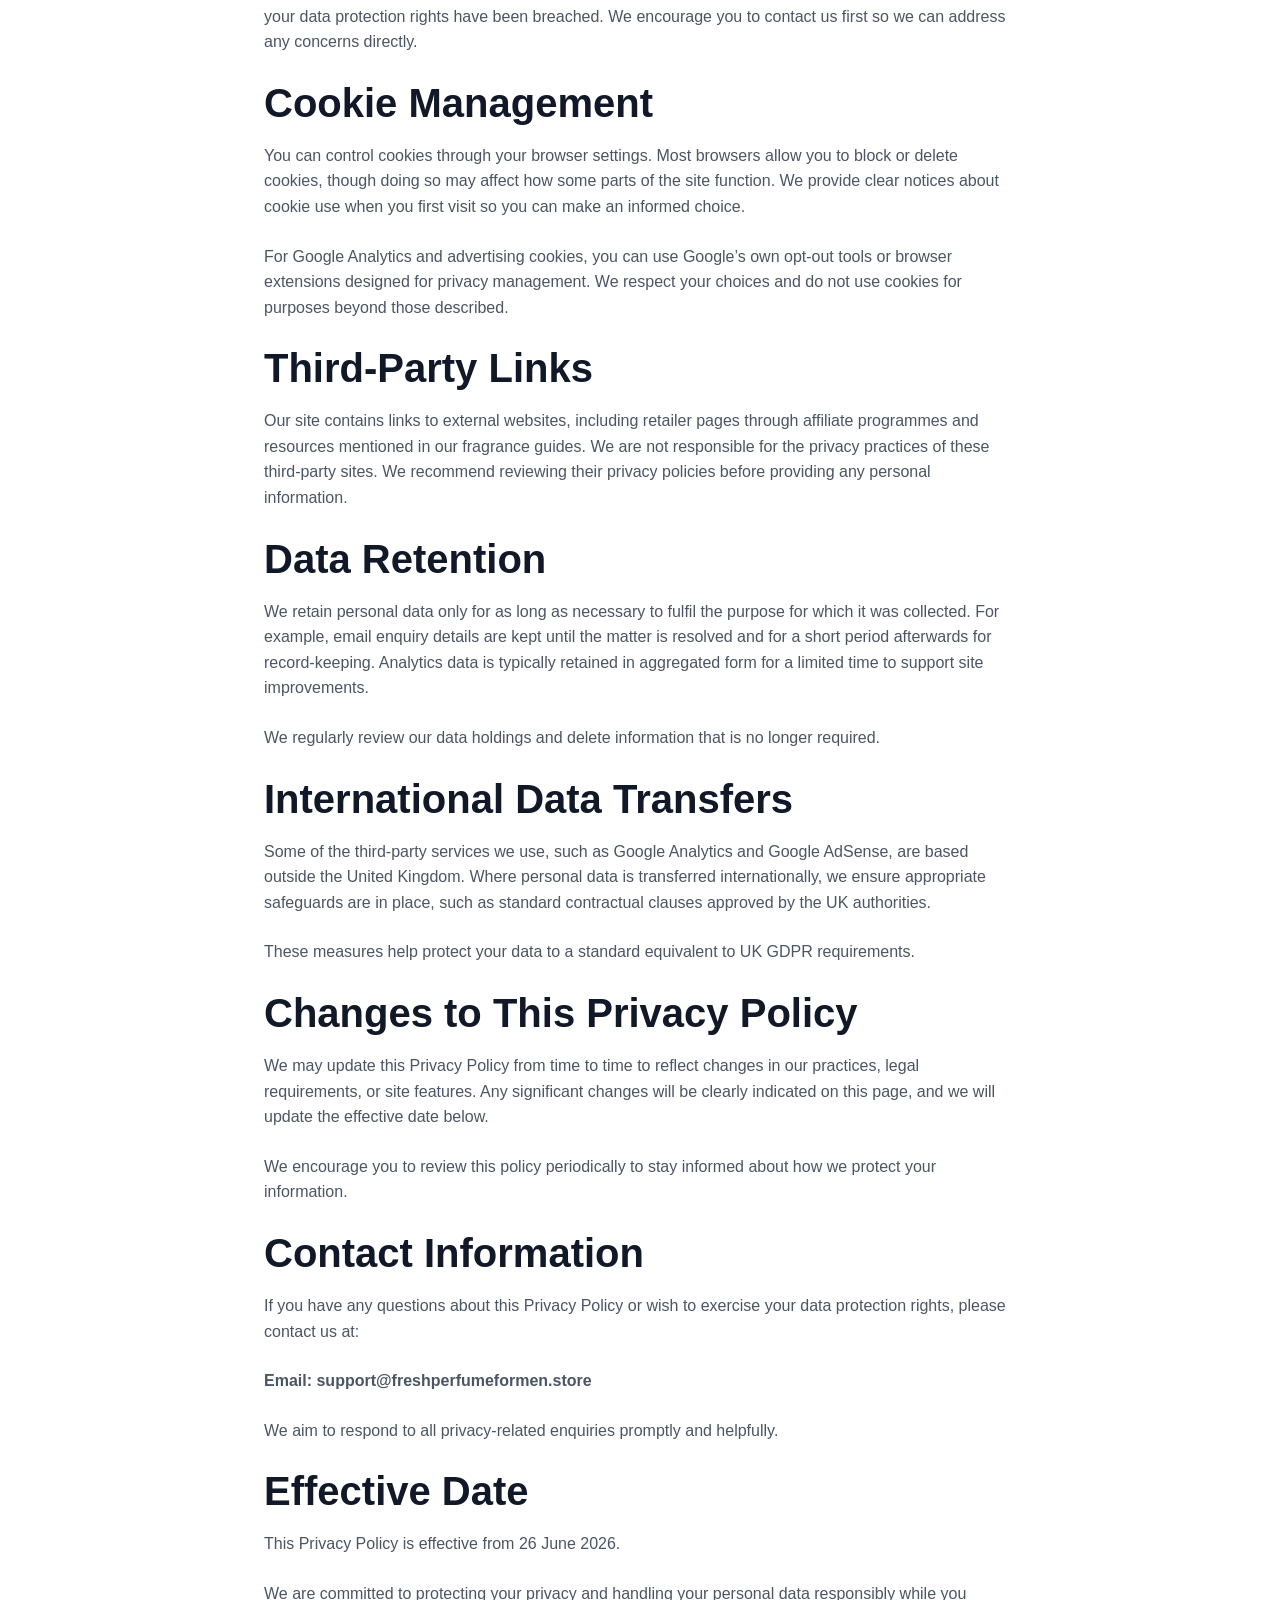
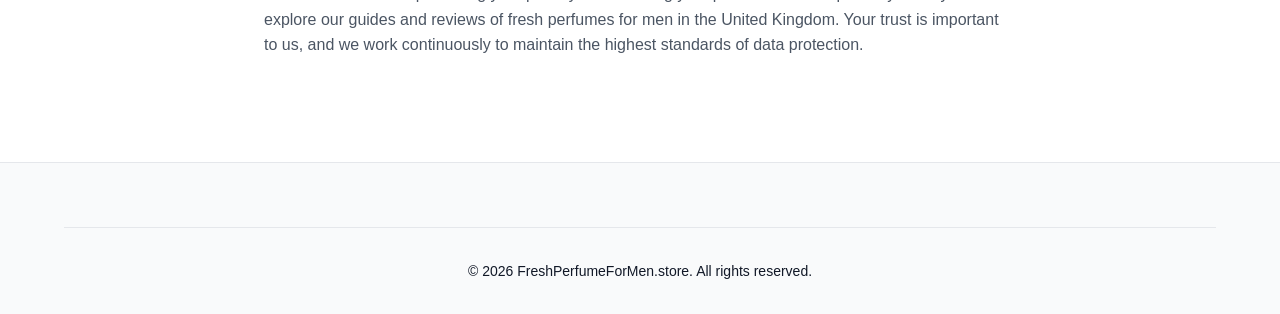
<file: privacy-policy.html>
<!DOCTYPE html><html lang="en"><head><meta charset="UTF-8"><meta name="viewport" content="width=device-width, initial-scale=1.0"><title>Privacy Policy - FreshPerfumeForMen.store</title><link rel="stylesheet" href="./style.css"></head><body><header class="site-header"><div class="header-inner"><a href="index.html" class="logo">FreshPerfumeForMen</a><nav class="main-nav"><ul class="nav-list"><li><a href="index.html" class="nav-link">Home</a></li></ul></nav></div></header><main><section class="section"><div class="container" style="max-width: 800px;"><h1>Privacy Policy</h1><div class="page-content" style="margin-top: 3rem;"><p>This Privacy Policy explains how FreshPerfumeForMen.store collects, uses, and protects your personal data when you visit our website. We are committed to safeguarding your privacy in line with the UK General Data Protection Regulation (UK GDPR) and the Data Protection Act 2018. Our site provides honest reviews, buying guides, and recommendations for fresh perfumes for men across the United Kingdom. We collect only the information necessary to improve your experience and deliver relevant content.</p><p>We operate as a content-focused website and do not sell physical products directly. Any purchases you make through affiliate links on our site are handled by third-party retailers. This policy applies to all visitors, including those browsing our detailed fragrance reviews and seasonal guides.</p><h2>Introduction</h2><p>FreshPerfumeForMen.store is dedicated to helping men in the United Kingdom discover fresh fragrances that suit British weather, professional environments, and everyday life. We take data protection seriously and aim to be transparent about how we handle information. This policy outlines what data we collect, why we collect it, how we use it, and the rights you have under UK law.</p><p>We review our practices regularly to ensure they remain fair and lawful. If you have any questions after reading this policy, please contact us using the details provided at the end.</p><h2>Information We Collect</h2><p>We collect two main types of information: personal data and non-personal data. Personal data identifies you as an individual, while non-personal data does not. We only gather what is necessary for the operation of the site and to provide useful content about fresh perfumes for men.</p><p>Most of the information we collect comes from your interactions with the website, such as reading reviews or using search functions. We do not require you to create an account or provide personal details to browse our articles on topics like office fragrances or budget-friendly options.</p><h2>Personal Information</h2><p>We collect personal information only when you voluntarily provide it. This typically happens if you contact us via email with a question about a specific fragrance review, suggest a new perfume for future coverage, or provide feedback on our buying guides.</p><p>Examples of personal information include your name, email address, and any details you choose to share in your message. We use this information solely to respond to your enquiry. For instance, if you ask about how a particular fresh perfume performs during rainy British afternoons, we may use your email to send a helpful reply.</p><p>We do not collect sensitive personal data such as health information or financial details unless you choose to share it in a message, which we advise against for security reasons.</p><h2>Non-Personal Information</h2><p>Non-personal information includes technical data that helps us understand how visitors use the site. This may include your IP address (anonymised where possible), browser type, device information, and pages visited. We use this data to improve site performance, fix technical issues, and understand which of our fragrance guides are most popular with UK readers.</p><p>For example, we may see that many visitors from Scotland read our seasonal recommendations during cooler months. This helps us refine future content without identifying individual users.</p><h2>Cookies</h2><p>Cookies are small text files placed on your device when you visit our website. They help the site function properly and remember your preferences. We use both essential cookies, which are necessary for basic site operation, and optional cookies for analytics and advertising.</p><p>Essential cookies allow you to navigate smoothly between our perfume reviews and guides. Optional cookies help us understand visitor behaviour so we can improve recommendations for fresh fragrances suited to UK conditions.</p><p>You can manage cookie preferences through your browser settings. We provide clear information about cookie use so you can make informed choices.</p><h2>Analytics</h2><p>We use analytics tools to gather non-personal data about how people interact with FreshPerfumeForMen.store. This includes information on which pages receive the most visits, such as our comprehensive reviews of luxury or budget fresh perfumes, and how long readers spend on buying guides.</p><p>Analytics help us identify popular topics, such as office-friendly fragrances or options that perform well in mild British summers. The data is aggregated and does not identify individual visitors. We use it solely to enhance the quality and relevance of our content for UK audiences.</p><h2>Google Analytics</h2><p>We use Google Analytics to collect anonymous usage data. This service tracks page views, session duration, and general geographic information (such as country or city level) without identifying you personally. Google Analytics uses cookies and may process your IP address in an anonymised form.</p><p>The information helps us understand which fragrance topics interest British readers most, allowing us to focus on useful guides and reviews. Google’s privacy practices are governed by their own policies, and you can opt out of Google Analytics tracking through browser extensions or settings.</p><h2>Google AdSense</h2><p>Some pages on our site may display advertisements through Google AdSense. These ads are contextual and based on the content you are viewing, such as articles about fresh perfumes for men. Google AdSense may use cookies to show relevant ads and measure their performance.</p><p>We do not control the specific ads displayed and have no access to personal data collected by Google for advertising purposes. You can manage ad personalisation through your Google account settings or by using ad-blocking tools if preferred.</p><h2>Affiliate Links</h2><p>Our website includes affiliate links to retailers selling the fragrances we review. When you click an affiliate link and make a purchase, the retailer may place cookies on your device to track the referral. This allows us to earn a small commission at no extra cost to you.</p><p>Affiliate links help support the running of FreshPerfumeForMen.store. The use of these links does not affect our editorial opinions or recommendations. We only include links to products we believe offer genuine value for UK readers based on performance in British conditions.</p><h2>Third-Party Services</h2><p>We use trusted third-party services to operate the website effectively. These may include hosting providers, email services for responding to enquiries, and content delivery networks. These services process data only on our instructions and under strict confidentiality agreements.</p><p>We choose partners who demonstrate strong data protection standards. Any data shared with third parties is limited to what is necessary for the service they provide, such as delivering our fragrance review pages quickly across the UK.</p><h2>Embedded Content</h2><p>Our articles may include embedded content from other websites, such as short video clips demonstrating fragrance application or links to external resources. When you view embedded content, that third-party site may collect data about your visit using its own cookies and tracking technologies.</p><p>We embed content only when it adds clear value to our readers, such as visual explanations of perfume notes. We encourage you to review the privacy policies of any third-party sites you visit through embeds.</p><h2>Email Communication</h2><p>When you contact us by email, we collect the information you provide to respond appropriately. This may include your email address and the content of your message, such as a question about a specific fresh perfume review or feedback on our seasonal recommendations.</p><p>We use this information only to reply to your enquiry and do not add you to marketing lists without your consent. Email communications are stored securely and deleted once the matter is resolved, unless longer retention is required for legal reasons.</p><h2>Data Security</h2><p>We take reasonable technical and organisational measures to protect your personal data from unauthorised access, loss, or misuse. These include secure servers, access controls, and regular security reviews.</p><p>While no system is completely risk-free, we follow industry best practices to safeguard information. In the unlikely event of a data breach that affects your personal data, we will notify you and the relevant authorities as required by UK GDPR.</p><h2>Children's Privacy</h2><p>FreshPerfumeForMen.store is not directed at children under the age of 16. We do not knowingly collect personal data from anyone under this age. If you are a parent or guardian and believe your child has provided information to us, please contact us so we can take appropriate action to remove it.</p><h2>Your Rights</h2><p>Under UK GDPR, you have several rights regarding your personal data. These include the right to access the data we hold about you, request corrections if information is inaccurate, and ask for deletion of your data in certain circumstances.</p><p>You may also object to processing, request restriction of processing, and ask for your data to be provided in a portable format. To exercise any of these rights, please contact us using the details below. We will respond within the timeframes set by law, usually one month.</p><h2>UK GDPR Rights</h2><p>As a UK-based site serving visitors in the United Kingdom, we comply fully with UK GDPR requirements. This includes having a lawful basis for processing your data, such as your consent for optional cookies or our legitimate interest in improving the site.</p><p>You have the right to lodge a complaint with the Information Commissioner’s Office (ICO) if you believe your data protection rights have been breached. We encourage you to contact us first so we can address any concerns directly.</p><h2>Cookie Management</h2><p>You can control cookies through your browser settings. Most browsers allow you to block or delete cookies, though doing so may affect how some parts of the site function. We provide clear notices about cookie use when you first visit so you can make an informed choice.</p><p>For Google Analytics and advertising cookies, you can use Google’s own opt-out tools or browser extensions designed for privacy management. We respect your choices and do not use cookies for purposes beyond those described.</p><h2>Third-Party Links</h2><p>Our site contains links to external websites, including retailer pages through affiliate programmes and resources mentioned in our fragrance guides. We are not responsible for the privacy practices of these third-party sites. We recommend reviewing their privacy policies before providing any personal information.</p><h2>Data Retention</h2><p>We retain personal data only for as long as necessary to fulfil the purpose for which it was collected. For example, email enquiry details are kept until the matter is resolved and for a short period afterwards for record-keeping. Analytics data is typically retained in aggregated form for a limited time to support site improvements.</p><p>We regularly review our data holdings and delete information that is no longer required.</p><h2>International Data Transfers</h2><p>Some of the third-party services we use, such as Google Analytics and Google AdSense, are based outside the United Kingdom. Where personal data is transferred internationally, we ensure appropriate safeguards are in place, such as standard contractual clauses approved by the UK authorities.</p><p>These measures help protect your data to a standard equivalent to UK GDPR requirements.</p><h2>Changes to This Privacy Policy</h2><p>We may update this Privacy Policy from time to time to reflect changes in our practices, legal requirements, or site features. Any significant changes will be clearly indicated on this page, and we will update the effective date below.</p><p>We encourage you to review this policy periodically to stay informed about how we protect your information.</p><h2>Contact Information</h2><p>If you have any questions about this Privacy Policy or wish to exercise your data protection rights, please contact us at:</p><p><strong>Email: <a href="mailto:support@freshperfumeformen.store">support@freshperfumeformen.store</a></strong></p><p>We aim to respond to all privacy-related enquiries promptly and helpfully.</p><h2>Effective Date</h2><p>This Privacy Policy is effective from 26 June 2026.</p><p>We are committed to protecting your privacy and handling your personal data responsibly while you explore our guides and reviews of fresh perfumes for men in the United Kingdom. Your trust is important to us, and we work continuously to maintain the highest standards of data protection.</p></div></div></section></main><footer class="site-footer"><div class="container"><div class="footer-bottom"> &copy; <script>document.write(new Date().getFullYear())</script> FreshPerfumeForMen.store. All rights reserved. </div></div></footer><script src="./main.js" defer></script></body></html>
</file>
<file: style.css>
:root{--bg-color:#ffffff;--bg-secondary:#f9fafb;--bg-tertiary:#f0f4f8;--text-primary:#111827;--text-secondary:#4b5563;--accent-color:#1f2937;--accent-light:#e5e7eb;--border-color:#e5e7eb;--shadow-sm:0 1px 2px 0 rgba(0,0,0,0.05);--shadow-md:0 4px 6px -1px rgba(0,0,0,0.1),0 2px 4px -1px rgba(0,0,0,0.06);--shadow-lg:0 10px 15px -3px rgba(0,0,0,0.1),0 4px 6px -2px rgba(0,0,0,0.05);--header-bg:rgba(255,255,255,0.9);--font-primary:'Inter',-apple-system,BlinkMacSystemFont,"Segoe UI",Roboto,Helvetica,Arial,sans-serif;--radius-md:8px;--radius-lg:16px;--transition:all 0.3s ease;}[data-theme="dark"]{--bg-color:#121212;--bg-secondary:#1e1e1e;--bg-tertiary:#2a2a2a;--text-primary:#f9fafb;--text-secondary:#d1d5db;--accent-color:#f3f4f6;--accent-light:#374151;--border-color:#374151;--shadow-sm:0 1px 2px 0 rgba(0,0,0,0.3);--shadow-md:0 4px 6px -1px rgba(0,0,0,0.4);--shadow-lg:0 10px 15px -3px rgba(0,0,0,0.5);--header-bg:rgba(18,18,18,0.9);}*,*::before,*::after{box-sizing:border-box;margin:0;padding:0;}html{scroll-behavior:smooth;font-size:16px;overflow-x:hidden;}body{font-family:var(--font-primary);background-color:var(--bg-color);color:var(--text-primary);line-height:1.6;-webkit-font-smoothing:antialiased;transition:background-color var(--transition),color var(--transition);overflow-x:hidden;}a{color:inherit;text-decoration:none;transition:color var(--transition);}a:hover,a:focus{color:var(--text-secondary);}img{max-width:100%;height:auto;display:block;border-radius:var(--radius-md);}button{cursor:pointer;font-family:inherit;border:none;background:none;}ul{list-style:none;}.container{width:100%;max-width:1200px;margin:0 auto;padding:0 1.5rem;}h1,h2,h3,h4,h5,h6{font-weight:700;line-height:1.2;margin-bottom:1rem;color:var(--text-primary);}h1{font-size:2.5rem;}h2{font-size:2rem;}h3{font-size:1.5rem;}p{margin-bottom:1.5rem;color:var(--text-secondary);}.site-header{position:sticky;top:0;z-index:1000;background-color:var(--header-bg);backdrop-filter:blur(10px);border-bottom:1px solid var(--border-color);}.header-inner{display:flex;justify-content:space-between;align-items:center;padding:1rem 1.5rem;max-width:1200px;margin:0 auto;}.logo{font-size:1.5rem;font-weight:800;letter-spacing:-0.5px;}.main-nav{display:none;}.nav-list{display:flex;gap:2rem;}.nav-link{font-weight:500;font-size:0.95rem;}.menu-toggle{display:block;font-size:1.5rem;color:var(--text-primary);}.header-actions{display:flex;align-items:center;gap:1rem;}.icon-btn{color:var(--text-primary);font-size:1.25rem;padding:0.5rem;border-radius:50%;transition:background-color var(--transition);}.icon-btn:hover,.icon-btn:focus{background-color:var(--bg-secondary);}.mobile-menu-overlay{position:fixed;top:0;left:0;width:100%;height:100%;background-color:var(--bg-color);z-index:1001;display:flex;flex-direction:column;padding:2rem;transform:translateX(100%);transition:transform 0.3s ease-in-out;}.mobile-menu-overlay.active{transform:translateX(0);}.mobile-menu-header{display:flex;justify-content:space-between;align-items:center;margin-bottom:3rem;}.mobile-nav-list{display:flex;flex-direction:column;gap:1.5rem;font-size:1.5rem;font-weight:600;}.progress-container{width:100%;height:4px;background:transparent;position:absolute;bottom:-4px;left:0;}.progress-bar{height:4px;background:var(--text-primary);width:0%;}.btn{display:inline-block;padding:0.75rem 1.5rem;border-radius:var(--radius-md);font-weight:600;text-align:center;transition:all var(--transition);}.btn-primary{background-color:var(--text-primary);color:var(--bg-color);}.btn-primary:hover{background-color:var(--text-secondary);color:var(--bg-color);}.btn-secondary{background-color:var(--bg-secondary);color:var(--text-primary);border:1px solid var(--border-color);}.card{background-color:var(--bg-color);border:1px solid var(--border-color);border-radius:var(--radius-lg);overflow:hidden;box-shadow:var(--shadow-sm);transition:transform var(--transition),box-shadow var(--transition);}.card:hover{transform:translateY(-4px);box-shadow:var(--shadow-md);}.card-img-wrap{width:100%;height:200px;overflow:hidden;}.card-img-wrap img{width:100%;height:100%;object-fit:cover;border-radius:0;transition:transform 0.5s ease;}.card:hover .card-img-wrap img{transform:scale(1.05);}.card-content{padding:1.5rem;}.section{padding:5rem 0;}.section-bg{background-color:var(--bg-secondary);}.section-header{text-align:center;margin-bottom:3rem;}.grid-2{display:grid;grid-template-columns:1fr;gap:2rem;}.grid-3{display:grid;grid-template-columns:1fr;gap:2rem;}.table-responsive{overflow-x:auto;-webkit-overflow-scrolling:touch;margin:2rem 0;}.table-responsive table{min-width:800px;}table{width:100%;border-collapse:collapse;}th,td{padding:1rem;text-align:left;border-bottom:1px solid var(--border-color);}th{background-color:var(--bg-secondary);font-weight:600;}.search-modal{display:none;position:fixed;top:0;left:0;right:0;bottom:0;background:rgba(0,0,0,0.8);z-index:2000;align-items:center;justify-content:center;padding:1rem;}.search-modal.active{display:flex;}.search-content{background:var(--bg-color);padding:2rem;border-radius:var(--radius-lg);width:100%;max-width:600px;}.search-input{width:100%;padding:1rem;font-size:1.25rem;border:1px solid var(--border-color);border-radius:var(--radius-md);background:var(--bg-color);color:var(--text-primary);}.site-footer{background-color:var(--bg-secondary);padding:4rem 0 2rem;border-top:1px solid var(--border-color);}.footer-grid{display:grid;grid-template-columns:1fr;gap:2rem;margin-bottom:3rem;}.footer-col h4{margin-bottom:1.5rem;}.footer-links li{margin-bottom:0.75rem;}.footer-bottom{text-align:center;padding-top:2rem;border-top:1px solid var(--border-color);font-size:0.875rem;}.back-to-top{position:fixed;bottom:2rem;right:2rem;background:var(--text-primary);color:var(--bg-color);width:3rem;height:3rem;border-radius:50%;display:flex;align-items:center;justify-content:center;opacity:0;visibility:hidden;transition:all var(--transition);z-index:99;}.back-to-top.visible{opacity:1;visibility:visible;}@media (min-width:768px){h1{font-size:3rem;}h2{font-size:2.5rem;}.grid-2{grid-template-columns:repeat(2,1fr);}.grid-3{grid-template-columns:repeat(2,1fr);}.footer-grid{grid-template-columns:repeat(2,1fr);}}@media (min-width:1024px){h1{font-size:4rem;}.menu-toggle{display:none;}.main-nav{display:block;}.grid-3{grid-template-columns:repeat(3,1fr);}.footer-grid{grid-template-columns:repeat(4,1fr);}}
</file>
